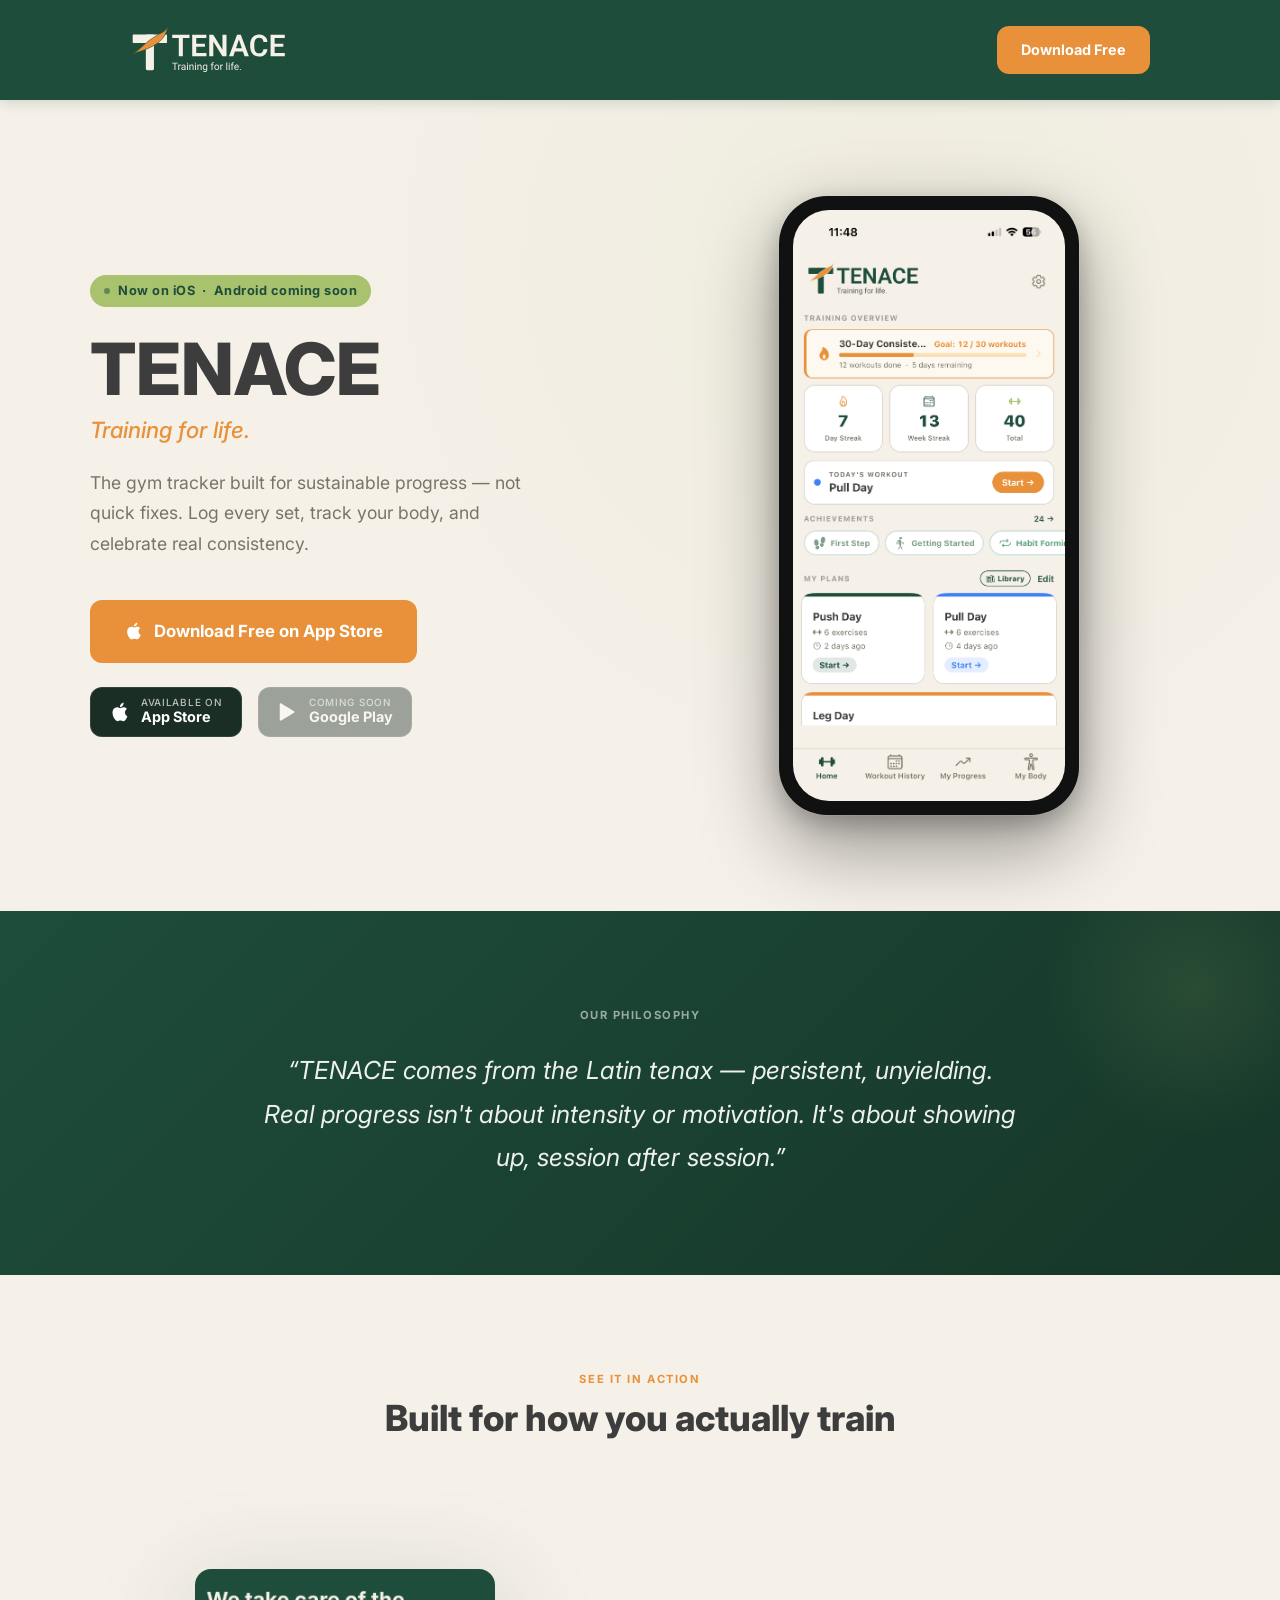
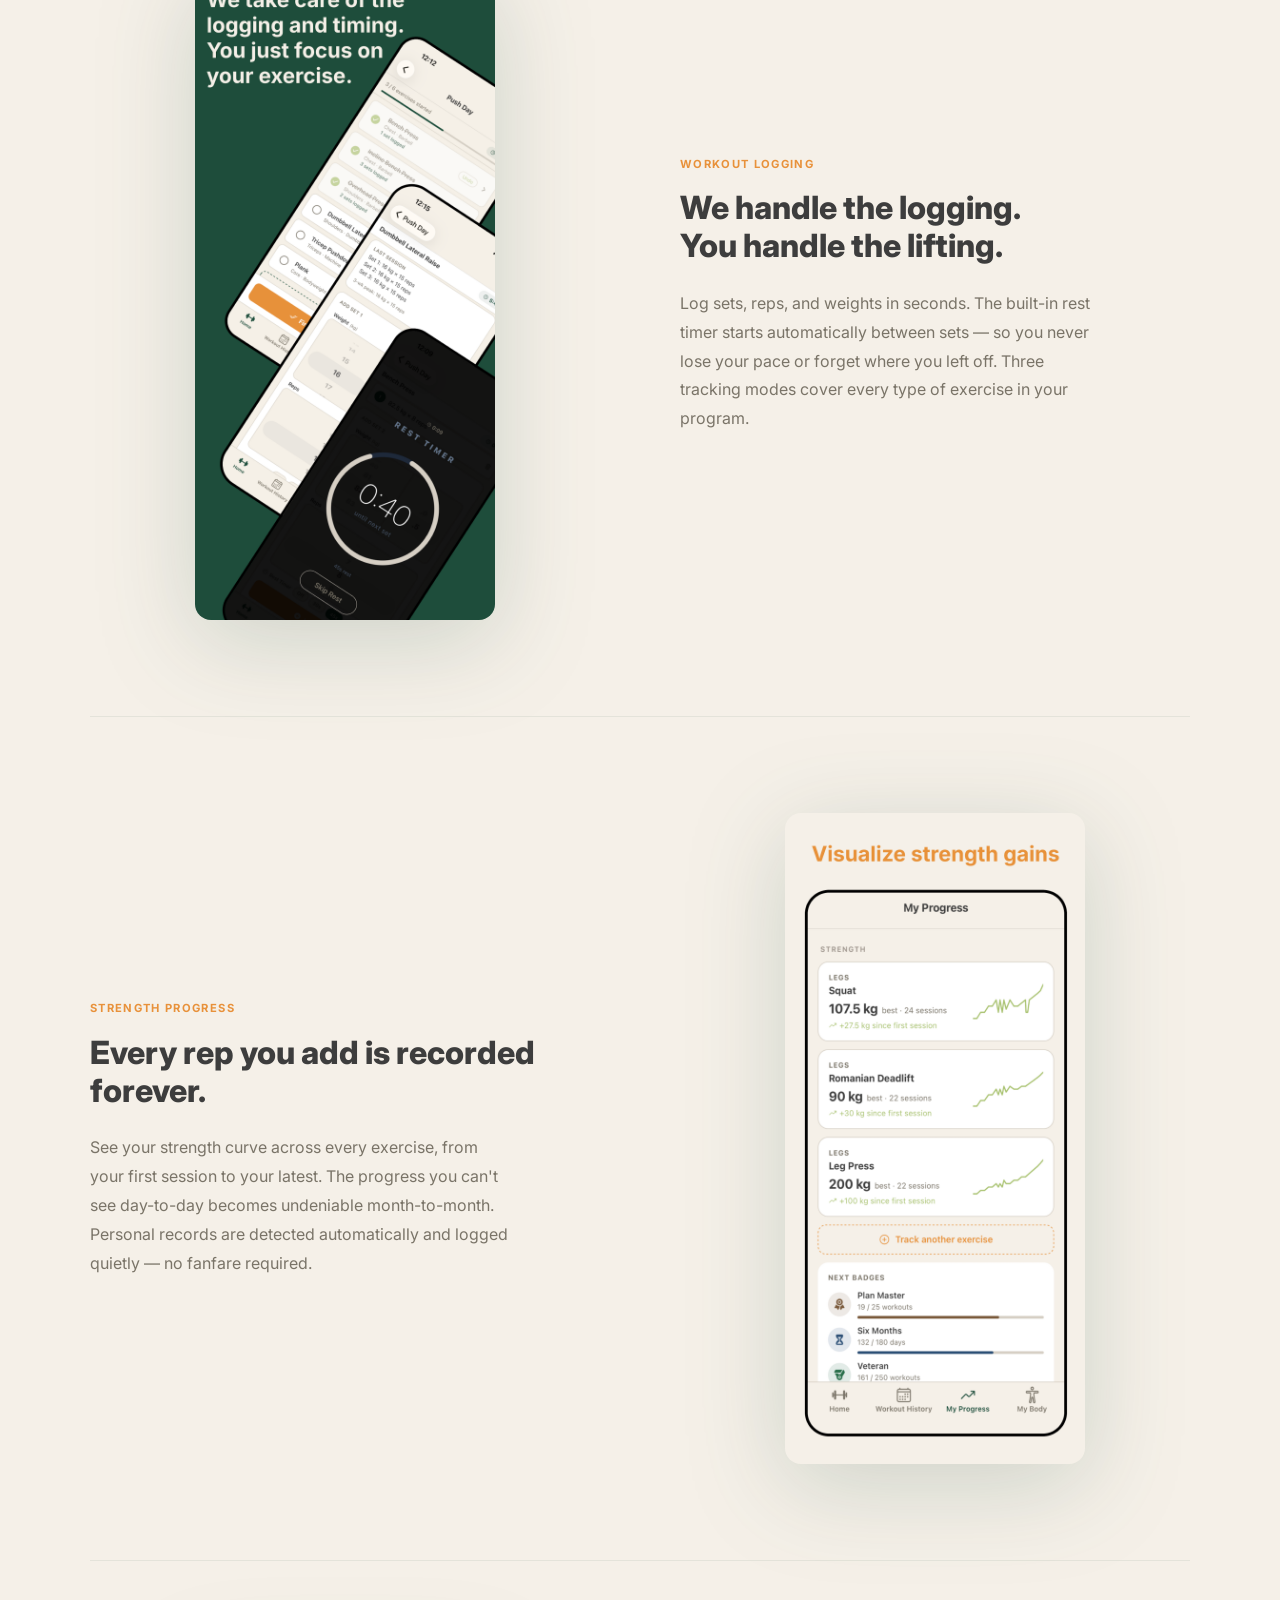
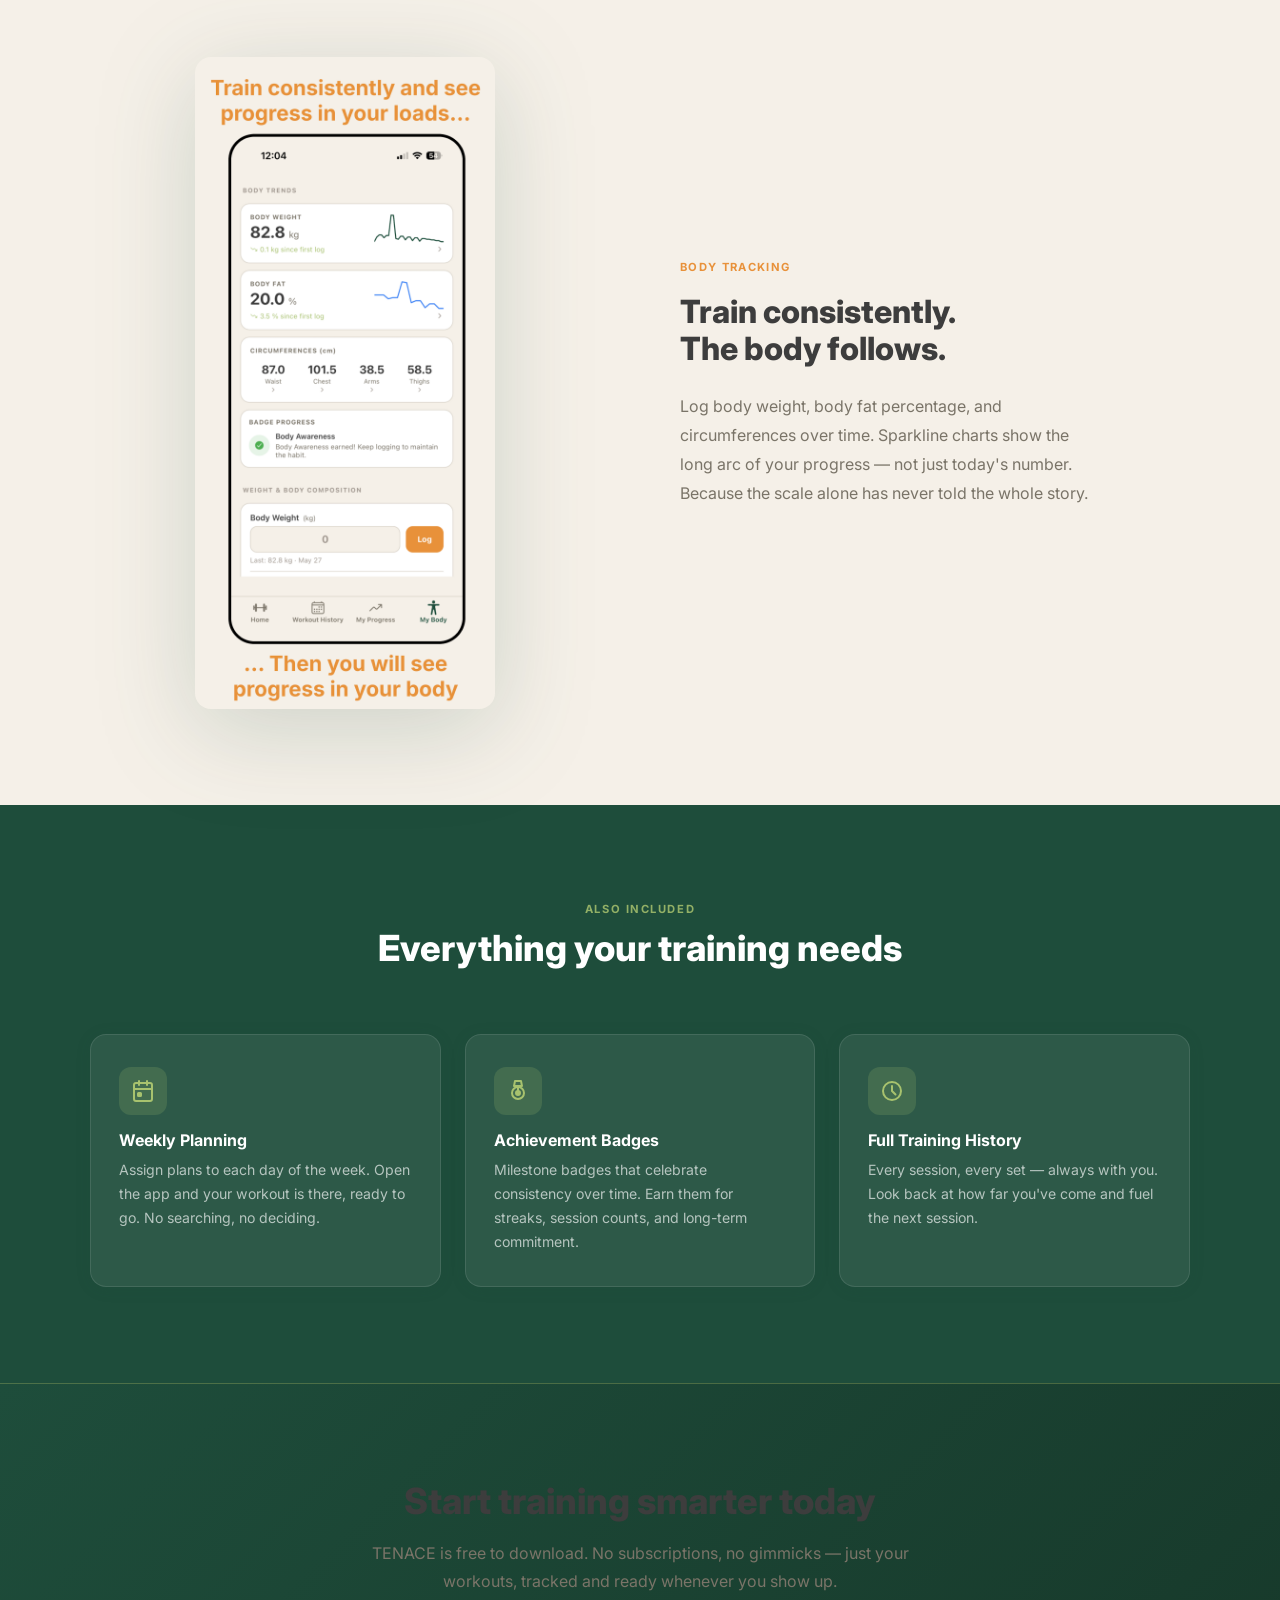
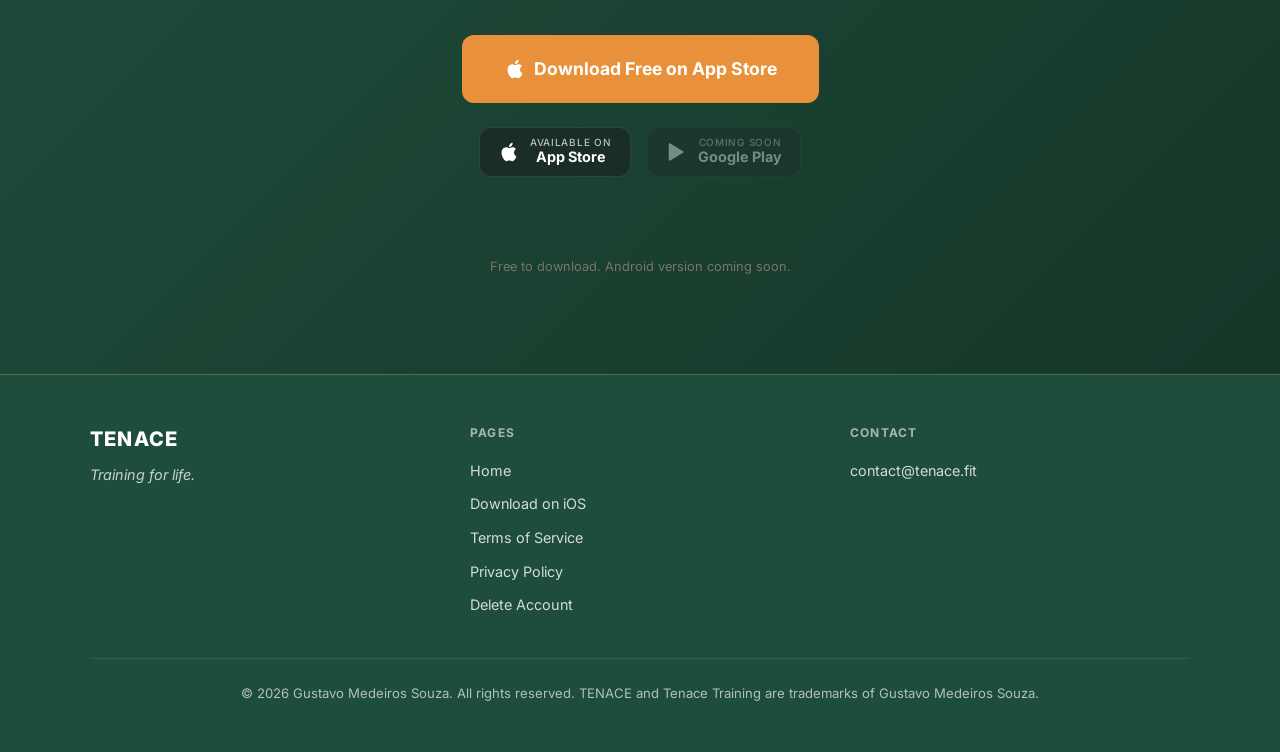
<file: index.html>
<!DOCTYPE html>
<html lang="en">
<head>
  <!-- ============================================================
       TENACE — Landing Page
       https://tenace.fit
       "Training for life."
       ============================================================ -->

  <meta charset="UTF-8" />
  <meta name="viewport" content="width=device-width, initial-scale=1.0" />

  <title>TENACE — Training for life.</title>
  <meta name="description" content="TENACE is a gym tracker built for sustainable progress — not quick fixes. Log every set, track your body, and celebrate real consistency. Free on iOS." />

  <meta property="og:type"        content="website" />
  <meta property="og:url"         content="https://tenace.fit/" />
  <meta property="og:title"       content="TENACE — Training for life." />
  <meta property="og:description" content="The gym tracker built for sustainable progress — not quick fixes. Log every set, track your body, and celebrate real consistency. Free on iOS." />
  <meta property="og:image"       content="https://tenace.fit/og-image.png" />

  <meta name="twitter:card"        content="summary_large_image" />
  <meta name="twitter:title"       content="TENACE — Training for life." />
  <meta name="twitter:description" content="The gym tracker built for sustainable progress — not quick fixes. Free on iOS." />

  <link rel="canonical" href="https://tenace.fit/" />

  <link rel="preconnect" href="https://fonts.googleapis.com" />
  <link rel="preconnect" href="https://fonts.gstatic.com" crossorigin />
  <link href="https://fonts.googleapis.com/css2?family=Inter:wght@400;500;600;700;800&display=swap" rel="stylesheet" />

  <link rel="stylesheet" href="styles.css" />

  <style>

    /* ══════════════════════════════════════════════════════════
       NAVIGATION
       ══════════════════════════════════════════════════════════ */

    /* ══════════════════════════════════════════════════════════
       HERO
       ══════════════════════════════════════════════════════════ */
    .hero {
      padding: var(--space-3xl) var(--container-pad);
      overflow: hidden;
    }

    .hero__inner {
      max-width: var(--container-max);
      margin: 0 auto;
      display: grid;
      grid-template-columns: 1fr 1fr;
      gap: 56px;
      align-items: center;
    }

    .hero__badge {
      display: inline-flex;
      align-items: center;
      gap: var(--space-sm);
      background-color: var(--color-lime);
      color: var(--color-primary);
      font-size: 0.8rem;
      font-weight: 700;
      letter-spacing: 0.04em;
      padding: 6px 14px;
      border-radius: var(--radius-pill);
      margin-bottom: var(--space-lg);
    }

    .hero__badge-dot {
      width: 6px;
      height: 6px;
      border-radius: 50%;
      background-color: var(--color-primary);
      animation: livepulse 2s infinite;
    }

    @keyframes livepulse {
      0%, 100% { opacity: 0.45; }
      50%       { opacity: 1; }
    }

    .hero__title {
      font-size: clamp(2.75rem, 6vw, 4.5rem);
      font-weight: 800;
      color: #3D3D3D;
      line-height: 1.05;
      margin-bottom: var(--space-sm);
    }

    .hero__tagline {
      font-size: clamp(1.1rem, 2.5vw, 1.4rem);
      font-style: italic;
      font-weight: 500;
      color: var(--color-amber);
      margin-bottom: var(--space-lg);
      line-height: 1.3;
    }

    .hero__subtitle {
      font-size: 1.1rem;
      color: var(--color-muted);
      line-height: 1.75;
      max-width: 440px;
      margin-bottom: var(--space-xl);
    }

    .hero__actions {
      display: flex;
      flex-direction: column;
      gap: var(--space-md);
      margin-bottom: var(--space-lg);
    }

    .hero__dl-btn {
      display: inline-flex;
      align-items: center;
      gap: 10px;
      font-size: 1.05rem;
      padding: 16px 32px;
      align-self: flex-start;
    }

    /* Store badges row */
    .store-badges {
      display: flex;
      gap: var(--space-md);
      flex-wrap: wrap;
    }

    .store-badge {
      display: flex;
      align-items: center;
      gap: 10px;
      background-color: #1A2E26;
      color: #FFFFFF;
      border-radius: var(--radius-md);
      padding: 10px 18px;
      min-width: 152px;
      text-decoration: none;
    }

    .store-badge--live {
      opacity: 1;
      cursor: pointer;
      transition: opacity 0.18s ease, transform 0.12s ease, box-shadow 0.18s ease;
    }
    .store-badge--live:hover {
      opacity: 0.88;
      transform: translateY(-2px);
      box-shadow: 0 6px 20px rgba(30, 77, 59, 0.28);
    }

    .store-badge--soon {
      opacity: 0.4;
      pointer-events: none;
      user-select: none;
    }

    .store-badge__icon {
      flex-shrink: 0;
      width: 22px;
      height: 22px;
      fill: #FFFFFF;
    }

    .store-badge__text {
      display: flex;
      flex-direction: column;
    }

    .store-badge__label {
      font-size: 0.62rem;
      font-weight: 500;
      letter-spacing: 0.07em;
      text-transform: uppercase;
      opacity: 0.7;
      line-height: 1;
    }

    .store-badge__name {
      font-size: 0.9rem;
      font-weight: 700;
      line-height: 1.25;
    }

    /* Hero screenshot image */
    .hero__image-wrapper {
      display: flex;
      justify-content: center;
      align-items: center;
    }

    .hero__screenshot {
      width: 100%;
      max-width: 400px;
      border-radius: 20px;
      display: block;
      filter: drop-shadow(0 32px 64px rgba(30, 77, 59, 0.30));
      transition: transform 0.4s ease;
    }

    .hero__screenshot:hover {
      transform: translateY(-6px);
    }

    /* Phone bezel simulation */
    .hero__phone-bezel {
      background: #111111;
      border-radius: 48px;
      padding: 14px;
      box-shadow:
        0 0 0 1px rgba(255,255,255,0.08),
        0 32px 80px rgba(0, 0, 0, 0.40),
        0 8px 24px rgba(0, 0, 0, 0.22);
      display: inline-block;
      max-width: 300px;
      width: 100%;
      transition: transform 0.4s ease;
    }

    .hero__phone-bezel:hover {
      transform: translateY(-6px);
    }

    .hero__phone-screen {
      border-radius: 36px;
      display: block;
      width: 100%;
    }

    @media (max-width: 768px) {
      .hero__phone-bezel {
        max-width: 240px;
        border-radius: 38px;
        padding: 11px;
      }
      .hero__phone-screen {
        border-radius: 28px;
      }
    }


    /* ══════════════════════════════════════════════════════════
       PHILOSOPHY STRIP
       ══════════════════════════════════════════════════════════ */
    .philosophy {
      background-color: var(--color-primary);
      color: #FFFFFF;
      padding: var(--space-3xl) var(--container-pad);
      text-align: center;
    }

    .philosophy__inner {
      max-width: 760px;
      margin: 0 auto;
    }

    .philosophy__label {
      font-size: 0.7rem;
      font-weight: 700;
      letter-spacing: 0.14em;
      text-transform: uppercase;
      opacity: 0.55;
      margin-bottom: var(--space-lg);
    }

    .philosophy__quote {
      font-size: clamp(1.2rem, 2.5vw, 1.55rem);
      font-style: italic;
      font-weight: 400;
      line-height: 1.75;
      opacity: 0.92;
    }


    /* ══════════════════════════════════════════════════════════
       SCREENSHOT SHOWCASE
       Alternating image + text rows
       ══════════════════════════════════════════════════════════ */
    .showcase {
      padding: var(--space-3xl) var(--container-pad);
    }

    .showcase__inner {
      max-width: var(--container-max);
      margin: 0 auto;
      display: flex;
      flex-direction: column;
      gap: var(--space-3xl);
    }

    .showcase__header {
      text-align: center;
      margin-bottom: calc(var(--space-3xl) - var(--space-2xl));
    }

    .showcase__header-label {
      font-size: 0.7rem;
      font-weight: 700;
      letter-spacing: 0.14em;
      text-transform: uppercase;
      color: var(--color-amber);
      margin-bottom: var(--space-sm);
    }

    .showcase__header-title {
      font-size: clamp(1.75rem, 4vw, 2.25rem);
      font-weight: 800;
      color: #3D3D3D;
    }

    .showcase__row {
      display: grid;
      grid-template-columns: 1fr 1fr;
      gap: 80px;
      align-items: center;
    }

    .showcase__row--reverse .showcase__img-col {
      order: 2;
    }
    .showcase__row--reverse .showcase__copy-col {
      order: 1;
    }

    /* Image column */
    .showcase__img-col {
      display: flex;
      justify-content: center;
    }

    .showcase__img {
      width: 100%;
      max-width: 300px;
      border-radius: 16px;
      display: block;
      filter: drop-shadow(0 20px 48px rgba(30, 77, 59, 0.18));
    }

    /* Copy column */
    .showcase__copy-col {
      display: flex;
      flex-direction: column;
      justify-content: center;
    }

    .showcase__label {
      font-size: 0.7rem;
      font-weight: 700;
      letter-spacing: 0.12em;
      text-transform: uppercase;
      color: var(--color-amber);
      margin-bottom: var(--space-md);
    }

    .showcase__title {
      font-size: clamp(1.5rem, 3vw, 2rem);
      font-weight: 800;
      color: #3D3D3D;
      line-height: 1.18;
      margin-bottom: var(--space-lg);
    }

    .showcase__desc {
      font-size: 1rem;
      color: var(--color-muted);
      line-height: 1.8;
      max-width: 420px;
    }

    /* Divider between rows */
    .showcase__divider {
      height: 1px;
      background: rgba(30, 77, 59, 0.08);
      margin: 0;
    }


    /* ══════════════════════════════════════════════════════════
       FEATURES GRID (compact — 3 cards)
       ══════════════════════════════════════════════════════════ */
    .features {
      padding: var(--space-3xl) var(--container-pad);
      background-color: var(--color-primary);
    }

    .features__inner {
      max-width: var(--container-max);
      margin: 0 auto;
    }

    .features__header {
      text-align: center;
      margin-bottom: var(--space-2xl);
    }

    .features__label {
      font-size: 0.7rem;
      font-weight: 700;
      letter-spacing: 0.14em;
      text-transform: uppercase;
      color: var(--color-lime);
      margin-bottom: var(--space-sm);
      opacity: 0.85;
    }

    .features__title {
      font-size: clamp(1.75rem, 4vw, 2.25rem);
      color: #FFFFFF;
      font-weight: 800;
    }

    .features__grid {
      display: grid;
      grid-template-columns: repeat(3, 1fr);
      gap: var(--space-lg);
    }

    .feature-card {
      background-color: rgba(255,255,255,0.07);
      border-radius: var(--radius-lg);
      padding: 32px 28px;
      border: 1px solid rgba(255, 255, 255, 0.10);
      transition: background-color 0.2s ease, transform 0.2s ease;
    }

    .feature-card:hover {
      background-color: rgba(255,255,255,0.11);
      transform: translateY(-3px);
    }

    .feature-card__icon {
      width: 48px;
      height: 48px;
      border-radius: var(--radius-md);
      background-color: rgba(168, 194, 110, 0.18);
      display: flex;
      align-items: center;
      justify-content: center;
      margin-bottom: var(--space-md);
    }

    .feature-card__title {
      font-size: 1rem;
      font-weight: 700;
      color: #FFFFFF;
      margin-bottom: var(--space-sm);
    }

    .feature-card__desc {
      font-size: 0.88rem;
      color: rgba(255,255,255,0.65);
      line-height: 1.7;
    }


    /* ══════════════════════════════════════════════════════════
       DOWNLOAD CTA SECTION
       ══════════════════════════════════════════════════════════ */
    .cta-section {
      padding: var(--space-3xl) var(--container-pad);
      background-color: var(--color-lime-tint);
      border-top: 1px solid var(--color-lime-border);
      border-bottom: 1px solid var(--color-lime-border);
    }

    .cta-section__inner {
      max-width: 560px;
      margin: 0 auto;
      text-align: center;
    }

    .cta-section__title {
      font-size: clamp(1.75rem, 4vw, 2.25rem);
      font-weight: 800;
      color: #3D3D3D;
      margin-bottom: var(--space-md);
    }

    .cta-section__subtitle {
      font-size: 1rem;
      color: var(--color-muted);
      line-height: 1.75;
      margin-bottom: var(--space-xl);
    }

    .cta-section__actions {
      display: flex;
      flex-direction: column;
      align-items: center;
      gap: var(--space-lg);
    }

    .cta-section__dl-btn {
      font-size: 1.1rem;
      padding: 18px 40px;
    }

    .cta-section__badges {
      display: flex;
      gap: var(--space-md);
      justify-content: center;
      flex-wrap: wrap;
    }

    .cta-section__note {
      font-size: 0.8rem;
      color: var(--color-muted);
    }


    /* ══════════════════════════════════════════════════════════
       RESPONSIVE
       ══════════════════════════════════════════════════════════ */
    @media (max-width: 900px) {
      .features__grid {
        grid-template-columns: repeat(2, 1fr);
      }

      .showcase__row {
        gap: 48px;
      }
    }

    @media (max-width: 768px) {
      /* Hero stacks */
      .hero__inner {
        grid-template-columns: 1fr;
        gap: var(--space-2xl);
      }

      .hero__image-wrapper {
        order: -1;
      }

      .hero__screenshot {
        max-width: 280px;
      }

      .hero__dl-btn {
        align-self: stretch;
        justify-content: center;
      }

      /* Showcase rows stack */
      .showcase__row {
        grid-template-columns: 1fr;
        gap: var(--space-xl);
        text-align: center;
      }

      .showcase__row--reverse .showcase__img-col,
      .showcase__row--reverse .showcase__copy-col {
        order: unset;
      }

      .showcase__img-col {
        order: -1;
      }

      .showcase__img {
        max-width: 240px;
      }

      .showcase__desc {
        max-width: 100%;
      }

      /* Features 1-col */
      .features__grid {
        grid-template-columns: 1fr;
      }

      .cta-section__badges {
        flex-direction: column;
        align-items: center;
      }
    }

    @media (max-width: 480px) {
      .hero__title { font-size: 2.75rem; }
      .hero__tagline { font-size: 1rem; }

      .store-badges { flex-direction: column; }
      .store-badge { min-width: 0; }
    }

  </style>
</head>

<body>

  <!-- ════════════════════════════════════════════════════════════
       NAVIGATION
       ════════════════════════════════════════════════════════════ -->
  <nav class="site-nav" aria-label="Main navigation">
    <div class="site-nav__inner">

      <a href="/" class="site-nav__logo" aria-label="TENACE home">
        <img src="logo-dark.svg"
             alt="TENACE — Training for life."
             height="40"
             style="display:block; border-radius:6px;" />
      </a>

      <div class="site-nav__actions">
        <a href="https://apps.apple.com/us/app/tenace-workout-tracker-log/id6760680419"
           class="btn-primary site-nav__cta"
           target="_blank" rel="noopener noreferrer">
          Download Free
        </a>
      </div>

    </div>
  </nav>


  <!-- ════════════════════════════════════════════════════════════
       HERO
       ════════════════════════════════════════════════════════════ -->
  <section class="hero" aria-labelledby="hero-title">
    <div class="hero__inner">

      <!-- Left: Copy + CTAs -->
      <div class="hero__copy">

        <div class="hero__badge" aria-label="Now available on iOS">
          <span class="hero__badge-dot" aria-hidden="true"></span>
          Now on iOS &nbsp;·&nbsp; Android coming soon
        </div>

        <h1 class="hero__title" id="hero-title">TENACE</h1>
        <p class="hero__tagline">Training for life.</p>

        <p class="hero__subtitle">
          The gym tracker built for sustainable progress — not quick fixes.
          Log every set, track your body, and celebrate real consistency.
        </p>

        <div class="hero__actions">
          <a href="https://apps.apple.com/us/app/tenace-workout-tracker-log/id6760680419"
             class="btn-primary hero__dl-btn"
             target="_blank" rel="noopener noreferrer">
            <svg width="20" height="20" viewBox="0 0 24 24" fill="currentColor" aria-hidden="true" style="flex-shrink:0;">
              <path d="M18.71 19.5c-.83 1.24-1.71 2.45-3.05 2.47-1.34.03-1.77-.79-3.29-.79-1.53 0-2 .77-3.27.82-1.31.05-2.3-1.32-3.14-2.53C4.25 17 2.94 12.45 4.7 9.39c.87-1.52 2.43-2.48 4.12-2.51 1.28-.02 2.5.87 3.29.87.78 0 2.26-1.07 3.8-.91.65.03 2.47.26 3.64 1.98-.09.06-2.17 1.28-2.15 3.81.03 3.02 2.65 4.03 2.68 4.04-.03.07-.42 1.44-1.38 2.83M13 3.5c.73-.83 1.94-1.46 2.94-1.5.13 1.17-.34 2.35-1.04 3.19-.69.85-1.83 1.51-2.95 1.42-.15-1.15.41-2.35 1.05-3.11z"/>
            </svg>
            Download Free on App Store
          </a>
        </div>

        <div class="store-badges" aria-label="App store availability">
          <a class="store-badge store-badge--live"
             href="https://apps.apple.com/us/app/tenace-workout-tracker-log/id6760680419"
             target="_blank" rel="noopener noreferrer"
             aria-label="Download on the App Store">
            <svg class="store-badge__icon" viewBox="0 0 24 24" aria-hidden="true">
              <path d="M18.71 19.5c-.83 1.24-1.71 2.45-3.05 2.47-1.34.03-1.77-.79-3.29-.79-1.53 0-2 .77-3.27.82-1.31.05-2.3-1.32-3.14-2.53C4.25 17 2.94 12.45 4.7 9.39c.87-1.52 2.43-2.48 4.12-2.51 1.28-.02 2.5.87 3.29.87.78 0 2.26-1.07 3.8-.91.65.03 2.47.26 3.64 1.98-.09.06-2.17 1.28-2.15 3.81.03 3.02 2.65 4.03 2.68 4.04-.03.07-.42 1.44-1.38 2.83M13 3.5c.73-.83 1.94-1.46 2.94-1.5.13 1.17-.34 2.35-1.04 3.19-.69.85-1.83 1.51-2.95 1.42-.15-1.15.41-2.35 1.05-3.11z"/>
            </svg>
            <div class="store-badge__text">
              <span class="store-badge__label">Available on</span>
              <span class="store-badge__name">App Store</span>
            </div>
          </a>

          <div class="store-badge store-badge--soon" aria-label="Google Play — coming soon">
            <svg class="store-badge__icon" viewBox="0 0 24 24" aria-hidden="true">
              <path d="M3 20.5v-17c0-.83.94-1.3 1.6-.8l14 8.5c.6.36.6 1.24 0 1.6l-14 8.5c-.66.5-1.6.03-1.6-.8z"/>
            </svg>
            <div class="store-badge__text">
              <span class="store-badge__label">Coming Soon</span>
              <span class="store-badge__name">Google Play</span>
            </div>
          </div>
        </div>

      </div><!-- /.hero__copy -->

      <!-- Right: Real app screenshot with phone bezel -->
      <div class="hero__image-wrapper">
        <div class="hero__phone-bezel">
          <img src="screenshots/Screenshot%202026-05-27%20at%2011.48.34.png"
               alt="TENACE app home screen showing streak, training plans and achievements"
               class="hero__phone-screen" />
        </div>
      </div>

    </div>
  </section>


  <!-- ════════════════════════════════════════════════════════════
       PHILOSOPHY STRIP
       ════════════════════════════════════════════════════════════ -->
  <section class="philosophy" aria-labelledby="philosophy-heading">
    <div class="philosophy__inner">
      <p class="philosophy__label" id="philosophy-heading">Our Philosophy</p>
      <p class="philosophy__quote">
        &ldquo;TENACE comes from the Latin <em>tenax</em> — persistent, unyielding.
        Real progress isn't about intensity or motivation. It's about showing up,
        session after session.&rdquo;
      </p>
    </div>
  </section>


  <!-- ════════════════════════════════════════════════════════════
       SCREENSHOT SHOWCASE
       ════════════════════════════════════════════════════════════ -->
  <section class="showcase" aria-labelledby="showcase-title">
    <div class="showcase__inner">

      <div class="showcase__header">
        <p class="showcase__header-label">See it in action</p>
        <h2 class="showcase__header-title" id="showcase-title">Built for how you actually train</h2>
      </div>

      <!-- Row 1: Logging — image left, copy right -->
      <div class="showcase__row">
        <div class="showcase__img-col">
          <img src="screenshots/TENACE%20App%20store%20Assets%202.png"
               alt="TENACE workout logging screen with rest timer and set tracking"
               class="showcase__img"
               width="300" />
        </div>
        <div class="showcase__copy-col">
          <p class="showcase__label">Workout Logging</p>
          <h3 class="showcase__title">We handle the logging.<br>You handle the lifting.</h3>
          <p class="showcase__desc">
            Log sets, reps, and weights in seconds. The built-in rest timer starts
            automatically between sets — so you never lose your pace or forget where you left off.
            Three tracking modes cover every type of exercise in your program.
          </p>
        </div>
      </div>

      <div class="showcase__divider"></div>

      <!-- Row 2: Progress — copy left, image right -->
      <div class="showcase__row showcase__row--reverse">
        <div class="showcase__copy-col">
          <p class="showcase__label">Strength Progress</p>
          <h3 class="showcase__title">Every rep you add is recorded forever.</h3>
          <p class="showcase__desc">
            See your strength curve across every exercise, from your first session to your latest.
            The progress you can't see day-to-day becomes undeniable month-to-month.
            Personal records are detected automatically and logged quietly — no fanfare required.
          </p>
        </div>
        <div class="showcase__img-col">
          <img src="screenshots/TENACE%20App%20store%20Assets%203.png"
               alt="TENACE progress screen showing strength gains in squat, Romanian deadlift, and leg press"
               class="showcase__img"
               width="300" />
        </div>
      </div>

      <div class="showcase__divider"></div>

      <!-- Row 3: Body tracking — image left, copy right -->
      <div class="showcase__row">
        <div class="showcase__img-col">
          <img src="screenshots/TENACE%20App%20store%20Assets%205.png"
               alt="TENACE body tracking screen showing weight, body fat and circumference trends"
               class="showcase__img"
               width="300" />
        </div>
        <div class="showcase__copy-col">
          <p class="showcase__label">Body Tracking</p>
          <h3 class="showcase__title">Train consistently.<br>The body follows.</h3>
          <p class="showcase__desc">
            Log body weight, body fat percentage, and circumferences over time.
            Sparkline charts show the long arc of your progress — not just today's number.
            Because the scale alone has never told the whole story.
          </p>
        </div>
      </div>

    </div>
  </section>


  <!-- ════════════════════════════════════════════════════════════
       FEATURES — on dark green background
       ════════════════════════════════════════════════════════════ -->
  <section class="features" aria-labelledby="features-title">
    <div class="features__inner">

      <div class="features__header">
        <p class="features__label">Also included</p>
        <h2 class="features__title" id="features-title">Everything your training needs</h2>
      </div>

      <div class="features__grid">

        <div class="feature-card">
          <div class="feature-card__icon" aria-hidden="true">
            <svg width="24" height="24" viewBox="0 0 24 24" fill="none" stroke="#A8C26E" stroke-width="2" stroke-linecap="round" stroke-linejoin="round">
              <rect x="3" y="4" width="18" height="18" rx="2"/>
              <line x1="16" y1="2" x2="16" y2="6"/>
              <line x1="8" y1="2" x2="8" y2="6"/>
              <line x1="3" y1="10" x2="21" y2="10"/>
              <rect x="7" y="14" width="3" height="3" rx="0.5" fill="#A8C26E"/>
            </svg>
          </div>
          <h3 class="feature-card__title">Weekly Planning</h3>
          <p class="feature-card__desc">
            Assign plans to each day of the week. Open the app and your workout is there, ready to go. No searching, no deciding.
          </p>
        </div>

        <div class="feature-card">
          <div class="feature-card__icon" aria-hidden="true">
            <svg width="24" height="24" viewBox="0 0 24 24" fill="none" stroke="#A8C26E" stroke-width="2" stroke-linecap="round" stroke-linejoin="round">
              <circle cx="12" cy="14" r="6"/>
              <path d="M9 2h6l1 5H8z"/>
              <line x1="12" y1="8" x2="12" y2="14"/>
              <circle cx="12" cy="14" r="2" fill="#A8C26E"/>
            </svg>
          </div>
          <h3 class="feature-card__title">Achievement Badges</h3>
          <p class="feature-card__desc">
            Milestone badges that celebrate consistency over time. Earn them for streaks, session counts, and long-term commitment.
          </p>
        </div>

        <div class="feature-card">
          <div class="feature-card__icon" aria-hidden="true">
            <svg width="24" height="24" viewBox="0 0 24 24" fill="none" stroke="#A8C26E" stroke-width="2" stroke-linecap="round" stroke-linejoin="round">
              <circle cx="12" cy="12" r="9"/>
              <polyline points="12 7 12 12 15.5 15.5"/>
            </svg>
          </div>
          <h3 class="feature-card__title">Full Training History</h3>
          <p class="feature-card__desc">
            Every session, every set — always with you. Look back at how far you've come and fuel the next session.
          </p>
        </div>

      </div>
    </div>
  </section>


  <!-- ════════════════════════════════════════════════════════════
       DOWNLOAD CTA
       ════════════════════════════════════════════════════════════ -->
  <section class="cta-section" id="download" aria-labelledby="cta-title">
    <div class="cta-section__inner">
      <h2 class="cta-section__title" id="cta-title">Start training smarter today</h2>
      <p class="cta-section__subtitle">
        TENACE is free to download. No subscriptions, no gimmicks —
        just your workouts, tracked and ready whenever you show up.
      </p>

      <div class="cta-section__actions">

        <a href="https://apps.apple.com/us/app/tenace-workout-tracker-log/id6760680419"
           class="btn-primary cta-section__dl-btn"
           target="_blank" rel="noopener noreferrer">
          <svg width="22" height="22" viewBox="0 0 24 24" fill="currentColor" aria-hidden="true" style="flex-shrink:0;">
            <path d="M18.71 19.5c-.83 1.24-1.71 2.45-3.05 2.47-1.34.03-1.77-.79-3.29-.79-1.53 0-2 .77-3.27.82-1.31.05-2.3-1.32-3.14-2.53C4.25 17 2.94 12.45 4.7 9.39c.87-1.52 2.43-2.48 4.12-2.51 1.28-.02 2.5.87 3.29.87.78 0 2.26-1.07 3.8-.91.65.03 2.47.26 3.64 1.98-.09.06-2.17 1.28-2.15 3.81.03 3.02 2.65 4.03 2.68 4.04-.03.07-.42 1.44-1.38 2.83M13 3.5c.73-.83 1.94-1.46 2.94-1.5.13 1.17-.34 2.35-1.04 3.19-.69.85-1.83 1.51-2.95 1.42-.15-1.15.41-2.35 1.05-3.11z"/>
          </svg>
          Download Free on App Store
        </a>

        <div class="cta-section__badges">
          <a class="store-badge store-badge--live"
             href="https://apps.apple.com/us/app/tenace-workout-tracker-log/id6760680419"
             target="_blank" rel="noopener noreferrer"
             aria-label="Download on the App Store">
            <svg class="store-badge__icon" viewBox="0 0 24 24" aria-hidden="true">
              <path d="M18.71 19.5c-.83 1.24-1.71 2.45-3.05 2.47-1.34.03-1.77-.79-3.29-.79-1.53 0-2 .77-3.27.82-1.31.05-2.3-1.32-3.14-2.53C4.25 17 2.94 12.45 4.7 9.39c.87-1.52 2.43-2.48 4.12-2.51 1.28-.02 2.5.87 3.29.87.78 0 2.26-1.07 3.8-.91.65.03 2.47.26 3.64 1.98-.09.06-2.17 1.28-2.15 3.81.03 3.02 2.65 4.03 2.68 4.04-.03.07-.42 1.44-1.38 2.83M13 3.5c.73-.83 1.94-1.46 2.94-1.5.13 1.17-.34 2.35-1.04 3.19-.69.85-1.83 1.51-2.95 1.42-.15-1.15.41-2.35 1.05-3.11z"/>
            </svg>
            <div class="store-badge__text">
              <span class="store-badge__label">Available on</span>
              <span class="store-badge__name">App Store</span>
            </div>
          </a>

          <div class="store-badge store-badge--soon" aria-label="Google Play — coming soon">
            <svg class="store-badge__icon" viewBox="0 0 24 24" aria-hidden="true">
              <path d="M3 20.5v-17c0-.83.94-1.3 1.6-.8l14 8.5c.6.36.6 1.24 0 1.6l-14 8.5c-.66.5-1.6.03-1.6-.8z"/>
            </svg>
            <div class="store-badge__text">
              <span class="store-badge__label">Coming Soon</span>
              <span class="store-badge__name">Google Play</span>
            </div>
          </div>
        </div>

        <p class="cta-section__note">Free to download. Android version coming soon.</p>
      </div>
    </div>
  </section>


  <!-- ════════════════════════════════════════════════════════════
       FOOTER
       ════════════════════════════════════════════════════════════ -->
  <footer class="site-footer" role="contentinfo">
    <div class="site-footer__inner">

      <div class="site-footer__brand">
        <p class="site-footer__brand-name">TENACE</p>
        <p class="site-footer__tagline">Training for life.</p>
      </div>

      <nav aria-label="Footer navigation">
        <p class="site-footer__heading">Pages</p>
        <ul class="site-footer__links">
          <li><a href="/">Home</a></li>
          <li><a href="https://apps.apple.com/us/app/tenace-workout-tracker-log/id6760680419" target="_blank" rel="noopener noreferrer">Download on iOS</a></li>
          <li><a href="terms.html">Terms of Service</a></li>
          <li><a href="privacy.html">Privacy Policy</a></li>
          <!-- Required to be discoverable: Google Play User Data policy
               (declared as the deletion URL in the Data Safety form) -->
          <li><a href="delete-account.html">Delete Account</a></li>
        </ul>
      </nav>

      <div>
        <p class="site-footer__heading">Contact</p>
        <ul class="site-footer__links">
          <li><a href="mailto:contact@tenace.fit">contact@tenace.fit</a></li>
        </ul>
      </div>

    </div>

    <div class="site-footer__bottom">
      &copy; 2026 Gustavo Medeiros Souza. All rights reserved.
      TENACE and Tenace Training are trademarks of Gustavo Medeiros Souza.
    </div>
  </footer>

</body>
</html>
</file>
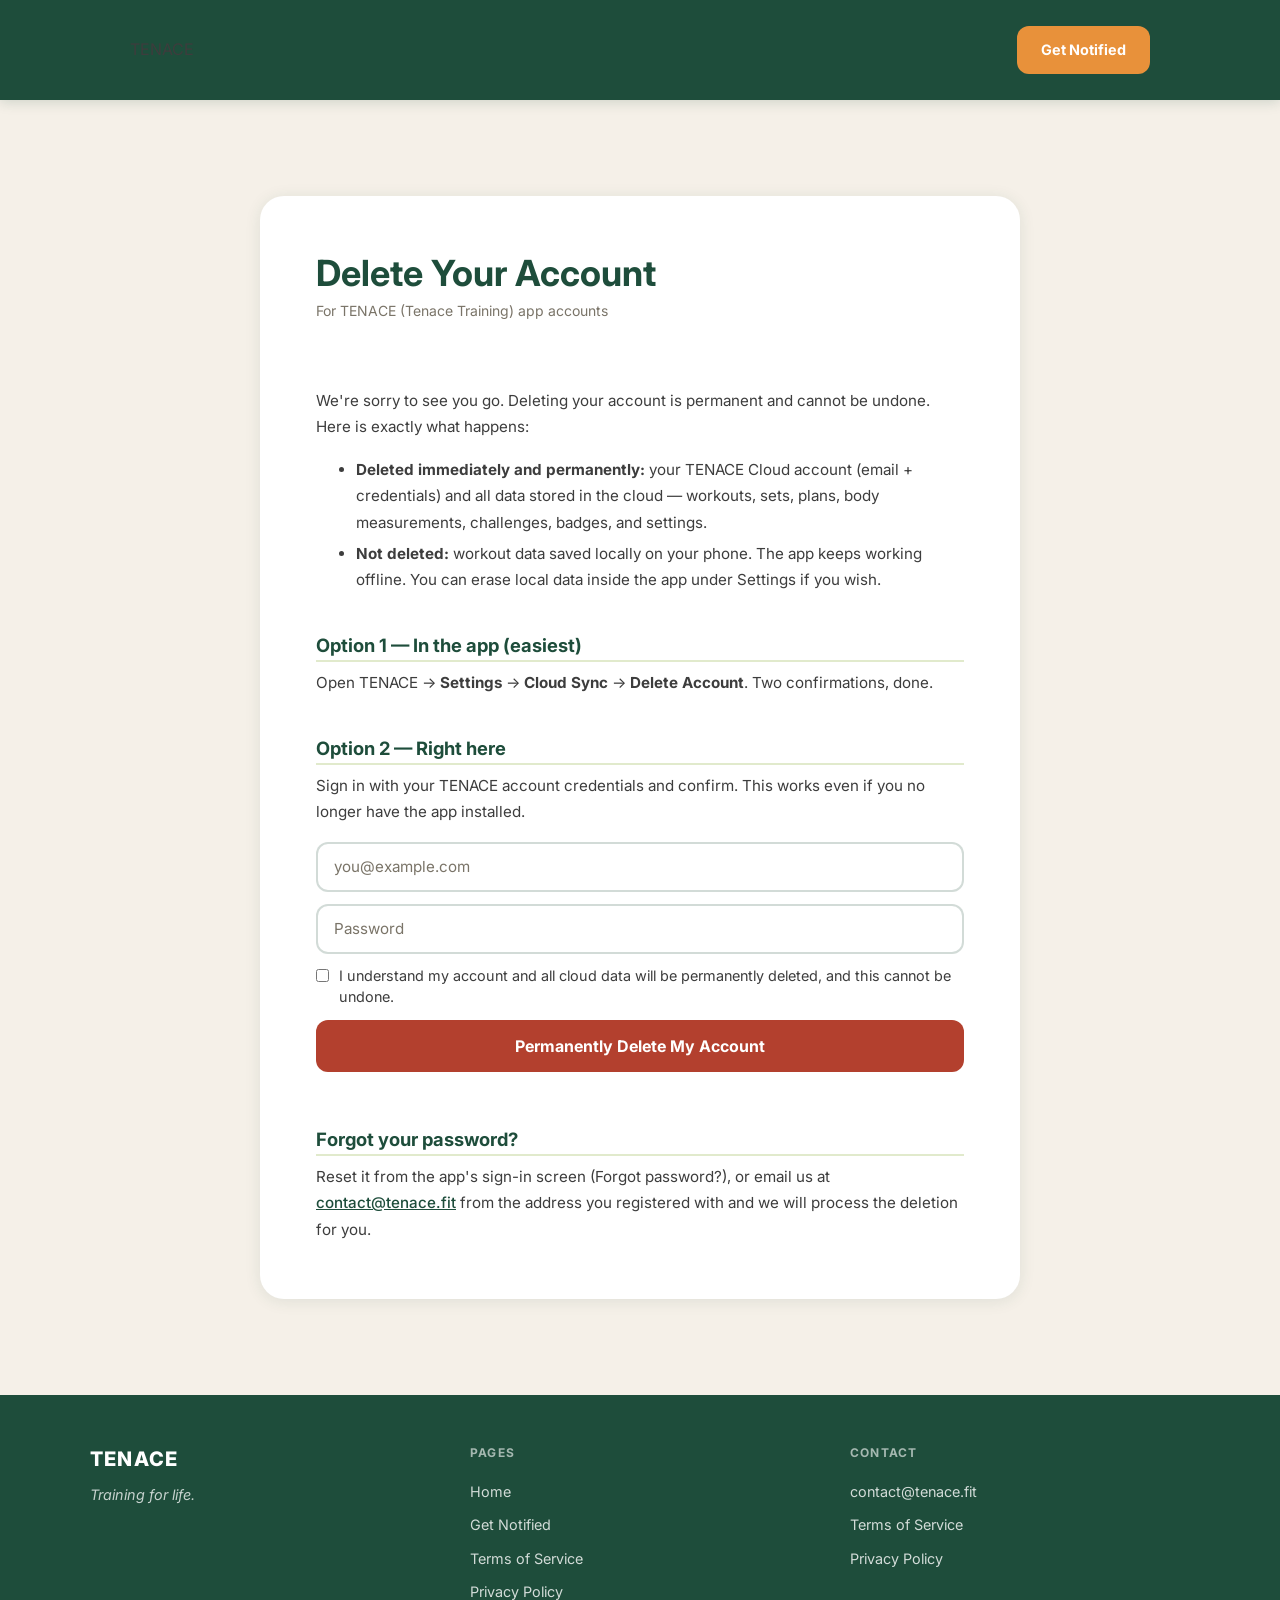
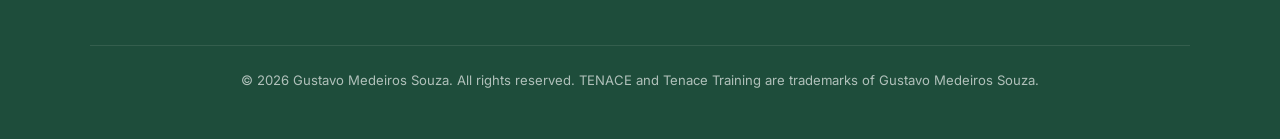
<file: delete-account.html>
<!DOCTYPE html>
<html lang="en">
<head>
  <!-- ============================================================
       TENACE — Delete Your Account
       https://tenace.fit/delete-account.html

       WHY THIS PAGE EXISTS:
       Google Play's User Data policy requires apps with account
       creation to provide a web URL where users can delete their
       account without needing the app installed. This URL is
       declared in the Play Console → Data Safety form.

       HOW IT WORKS (no frameworks, no SDK — plain fetch):
       1. The user signs in with email + password
          (POST /auth/v1/token — same Supabase auth the app uses).
       2. The page calls the delete-account Edge Function with the
          session token. The function verifies the token server-side
          and deletes that user; ON DELETE CASCADE wipes all their
          cloud data. See supabase/functions/delete-account/index.ts.
       3. The ANON_KEY below is the same public key shipped inside
          the app binary — it is safe to expose by design. All real
          security lives in the Edge Function's JWT verification.
       ============================================================ -->

  <meta charset="UTF-8" />
  <meta name="viewport" content="width=device-width, initial-scale=1.0" />

  <title>Delete Your Account — TENACE</title>
  <meta name="description" content="Permanently delete your TENACE (Tenace Training) account and all cloud data." />
  <meta name="robots" content="noindex" />

  <link rel="canonical" href="https://tenace.fit/delete-account.html" />

  <!-- Google Fonts — Inter -->
  <link rel="preconnect" href="https://fonts.googleapis.com" />
  <link rel="preconnect" href="https://fonts.gstatic.com" crossorigin />
  <link href="https://fonts.googleapis.com/css2?family=Inter:wght@400;500;600;700;800&display=swap" rel="stylesheet" />

  <!-- Shared stylesheet -->
  <link rel="stylesheet" href="styles.css" />

  <!-- Page-specific tweaks: stacked form fields inside the prose card -->
  <style>
    .delete-form { display: flex; flex-direction: column; gap: 12px; margin-top: 8px; }
    .delete-form .form-input { width: 100%; flex: none; }
    .delete-form label.checkbox-row {
      display: flex; align-items: flex-start; gap: 10px;
      font-size: 0.9rem; line-height: 1.45; cursor: pointer;
    }
    .delete-form label.checkbox-row input { margin-top: 3px; }
    .delete-form .btn-danger {
      /* btn-primary shape, danger colour — destructive action */
      background-color: #B3402E; color: #fff;
    }
    .delete-form .btn-danger:hover,
    .delete-form .btn-danger:focus-visible { background-color: #9A3727; }
    .delete-form .btn-danger[disabled] { opacity: 0.55; cursor: not-allowed; transform: none; }
    .form-status { font-size: 0.9rem; line-height: 1.5; margin-top: 4px; }
    .form-status--error   { color: #B3402E; }
    .form-status--success { color: #1E4D3B; font-weight: 600; }
  </style>
</head>

<body>

  <!-- ============================================================
       NAVIGATION (identical to index.html)
       ============================================================ -->
  <nav class="site-nav" aria-label="Main navigation">
    <div class="site-nav__inner">
      <a href="/" class="site-nav__logo" aria-label="TENACE home">TENACE</a>
      <div class="site-nav__actions">
        <a href="/#signup" class="btn-primary site-nav__cta">Get Notified</a>
      </div>
    </div>
  </nav>


  <!-- ============================================================
       ACCOUNT DELETION CONTENT
       ============================================================ -->
  <main class="prose-page" aria-labelledby="delete-title">
    <article class="prose-card">

      <h1 id="delete-title">Delete Your Account</h1>
      <p class="prose-meta">For TENACE (Tenace Training) app accounts</p>

      <p>
        We're sorry to see you go. Deleting your account is permanent and
        cannot be undone. Here is exactly what happens:
      </p>

      <ul>
        <li><strong>Deleted immediately and permanently:</strong> your TENACE
            Cloud account (email + credentials) and all data stored in the
            cloud — workouts, sets, plans, body measurements, challenges,
            badges, and settings.</li>
        <li><strong>Not deleted:</strong> workout data saved locally on your
            phone. The app keeps working offline. You can erase local data
            inside the app under Settings if you wish.</li>
      </ul>

      <h2>Option 1 — In the app (easiest)</h2>
      <p>
        Open TENACE → <strong>Settings</strong> → <strong>Cloud Sync</strong> →
        <strong>Delete Account</strong>. Two confirmations, done.
      </p>

      <h2>Option 2 — Right here</h2>
      <p>
        Sign in with your TENACE account credentials and confirm. This works
        even if you no longer have the app installed.
      </p>

      <form class="delete-form" id="deleteForm" autocomplete="on">
        <input class="form-input" type="email" id="email" placeholder="you@example.com"
               autocomplete="email" required />
        <input class="form-input" type="password" id="password" placeholder="Password"
               autocomplete="current-password" required />
        <label class="checkbox-row">
          <input type="checkbox" id="confirmBox" required />
          <span>I understand my account and all cloud data will be permanently
                deleted, and this cannot be undone.</span>
        </label>
        <button class="btn-primary btn-danger" type="submit" id="deleteBtn">
          Permanently Delete My Account
        </button>
        <p class="form-status" id="status" role="status" aria-live="polite"></p>
      </form>

      <h2>Forgot your password?</h2>
      <p>
        Reset it from the app's sign-in screen (Forgot password?), or email us
        at <a href="mailto:contact@tenace.fit">contact@tenace.fit</a> from the
        address you registered with and we will process the deletion for you.
      </p>

    </article>
  </main>


  <!-- ============================================================
       FOOTER (identical to index.html)
       ============================================================ -->
  <footer class="site-footer" role="contentinfo">
    <div class="site-footer__inner">

      <div class="site-footer__brand">
        <p class="site-footer__brand-name">TENACE</p>
        <p class="site-footer__tagline">Training for life.</p>
      </div>

      <nav aria-label="Footer navigation">
        <p class="site-footer__heading">Pages</p>
        <ul class="site-footer__links">
          <li><a href="/">Home</a></li>
          <li><a href="/#signup">Get Notified</a></li>
          <li><a href="terms.html">Terms of Service</a></li>
          <li><a href="privacy.html">Privacy Policy</a></li>
        </ul>
      </nav>

      <div>
        <p class="site-footer__heading">Contact</p>
        <ul class="site-footer__links">
          <li><a href="mailto:contact@tenace.fit">contact@tenace.fit</a></li>
          <li><a href="terms.html">Terms of Service</a></li>
          <li><a href="privacy.html">Privacy Policy</a></li>
        </ul>
      </div>

    </div>

    <div class="site-footer__bottom">
      &copy; 2026 Gustavo Medeiros Souza. All rights reserved.
      TENACE and Tenace Training are trademarks of Gustavo Medeiros Souza.
    </div>
  </footer>


  <!-- ============================================================
       DELETION LOGIC — plain fetch, no dependencies
       ============================================================ -->
  <script>
    // Public project credentials — identical to the ones compiled into the
    // mobile app. The anon key only allows what Row Level Security and the
    // Edge Function's own JWT check permit; it cannot touch other users.
    const SUPABASE_URL = 'https://bnbhgunvwisxwlxzbcqg.supabase.co';
    const ANON_KEY     = 'sb_publishable_f7gWqCrlR3PjRbk7XrXEQg_3vJkCugJ';

    const form      = document.getElementById('deleteForm');
    const statusEl  = document.getElementById('status');
    const deleteBtn = document.getElementById('deleteBtn');

    function setStatus(message, kind) {
      statusEl.textContent = message;
      statusEl.className = 'form-status' + (kind ? ' form-status--' + kind : '');
    }

    form.addEventListener('submit', async (event) => {
      event.preventDefault();
      setStatus('', null);

      const email    = document.getElementById('email').value.trim().toLowerCase();
      const password = document.getElementById('password').value;

      deleteBtn.disabled = true;
      setStatus('Verifying your credentials…', null);

      try {
        // ── 1. Sign in — proves the caller owns this account ───────────────
        const authRes = await fetch(
          SUPABASE_URL + '/auth/v1/token?grant_type=password',
          {
            method: 'POST',
            headers: { 'apikey': ANON_KEY, 'Content-Type': 'application/json' },
            body: JSON.stringify({ email, password }),
          }
        );
        const authData = await authRes.json();

        if (!authRes.ok || !authData.access_token) {
          setStatus('Incorrect email or password. If you forgot your password, see below.', 'error');
          return;
        }

        // ── 2. Call the delete-account Edge Function ───────────────────────
        // The function verifies this token server-side and deletes ONLY the
        // user it belongs to. All cloud data is removed by cascade.
        setStatus('Deleting your account…', null);
        const delRes = await fetch(
          SUPABASE_URL + '/functions/v1/delete-account',
          {
            method: 'POST',
            headers: {
              'Authorization': 'Bearer ' + authData.access_token,
              'apikey': ANON_KEY,
            },
          }
        );

        if (!delRes.ok) {
          setStatus('Something went wrong on our side. Please try again, or email contact@tenace.fit and we will delete your account for you.', 'error');
          return;
        }

        // ── 3. Done — nothing was stored in this browser ───────────────────
        form.reset();
        setStatus('Your account and all cloud data have been permanently deleted. Any data on your phone stays on the device. Thank you for training with TENACE.', 'success');
      } catch (err) {
        setStatus('Network error — please check your connection and try again.', 'error');
      } finally {
        deleteBtn.disabled = false;
      }
    });
  </script>

</body>
</html>
</file>
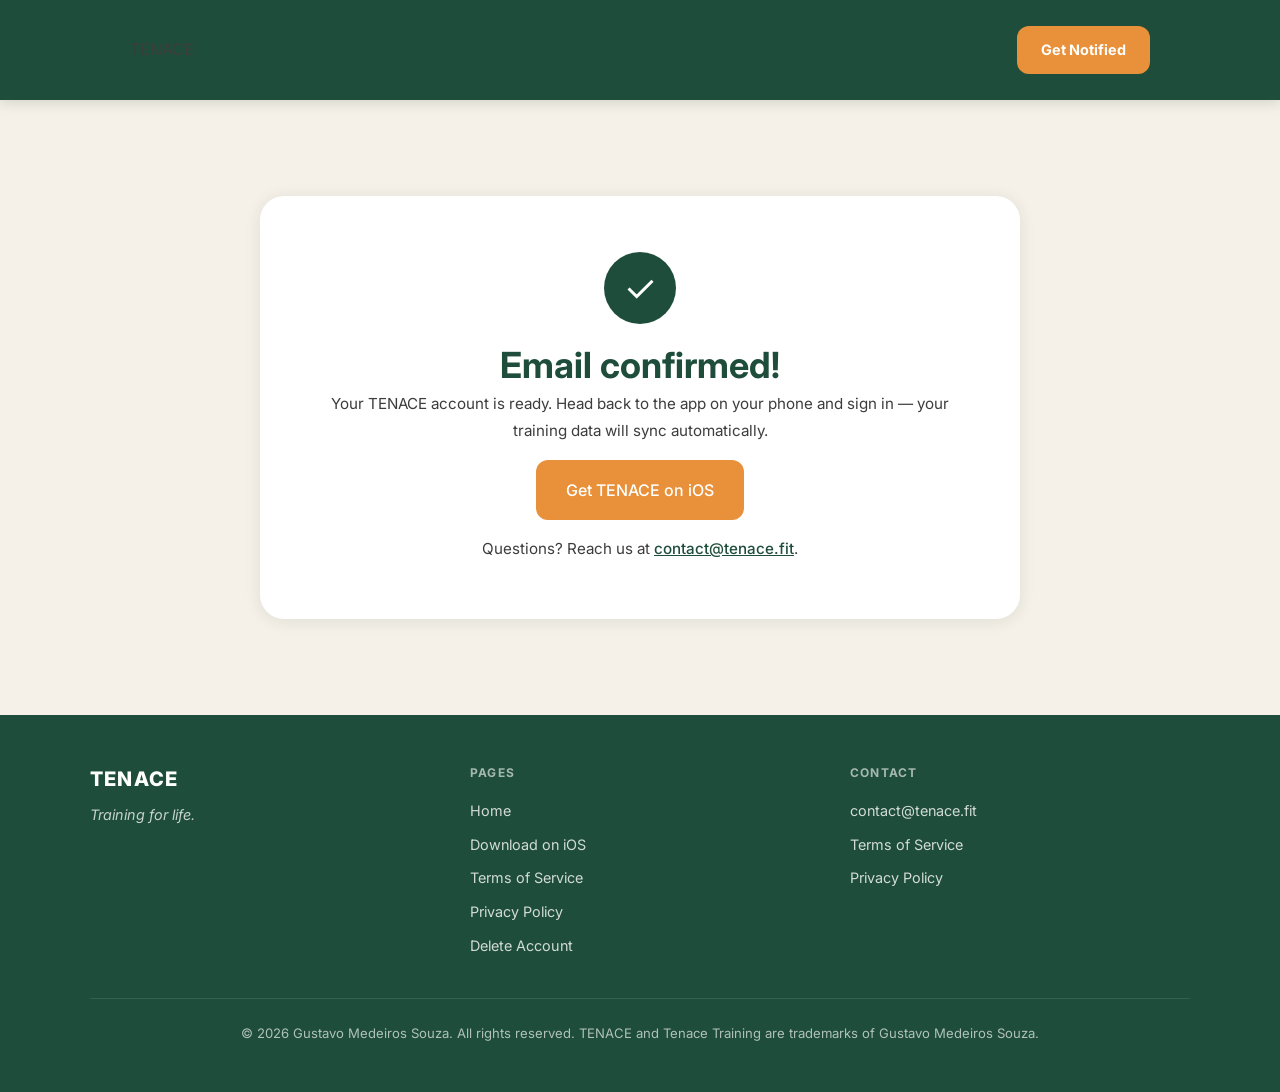
<file: email-confirmed.html>
<!DOCTYPE html>
<html lang="en">
<head>
  <!-- ============================================================
       TENACE — Email Confirmed
       https://tenace.fit/email-confirmed.html

       WHY THIS PAGE EXISTS:
       When a new user clicks "Confirm email" in the signup email,
       Supabase verifies the address and then redirects the browser
       somewhere. Without this page the redirect lands on the bare
       Site URL (or worse, localhost) and the user is left wondering
       whether anything worked. This page closes the loop: clear
       confirmation + instruction to return to the app.

       Wired up via:
       • Supabase → Authentication → URL Configuration →
         Site URL = https://tenace.fit, and this URL added to
         the Redirect URLs allowlist.
       • The app passes emailRedirectTo with this URL in signUp()
         (src/stores/workoutStore.ts).
       ============================================================ -->

  <meta charset="UTF-8" />
  <meta name="viewport" content="width=device-width, initial-scale=1.0" />

  <title>Email Confirmed — TENACE</title>
  <meta name="description" content="Your TENACE account email has been confirmed." />
  <meta name="robots" content="noindex" />

  <link rel="canonical" href="https://tenace.fit/email-confirmed.html" />

  <!-- Google Fonts — Inter -->
  <link rel="preconnect" href="https://fonts.googleapis.com" />
  <link rel="preconnect" href="https://fonts.gstatic.com" crossorigin />
  <link href="https://fonts.googleapis.com/css2?family=Inter:wght@400;500;600;700;800&display=swap" rel="stylesheet" />

  <!-- Shared stylesheet -->
  <link rel="stylesheet" href="styles.css" />

  <style>
    .confirm-hero { text-align: center; }
    .confirm-hero .checkmark {
      display: inline-flex; align-items: center; justify-content: center;
      width: 72px; height: 72px; border-radius: 50%;
      background: #1E4D3B; color: #fff; font-size: 38px;
      margin-bottom: 20px;
    }
    /* The prose-card underlines links; the CTA button shouldn't inherit that */
    .confirm-hero .btn-primary { text-decoration: none; color: #fff; }
  </style>
</head>

<body>

  <!-- ============================================================
       NAVIGATION (identical to index.html)
       ============================================================ -->
  <nav class="site-nav" aria-label="Main navigation">
    <div class="site-nav__inner">
      <a href="/" class="site-nav__logo" aria-label="TENACE home">TENACE</a>
      <div class="site-nav__actions">
        <a href="/#signup" class="btn-primary site-nav__cta">Get Notified</a>
      </div>
    </div>
  </nav>


  <!-- ============================================================
       CONFIRMATION CONTENT
       ============================================================ -->
  <main class="prose-page" aria-labelledby="confirmed-title">
    <article class="prose-card confirm-hero">

      <div class="checkmark" aria-hidden="true">✓</div>
      <h1 id="confirmed-title">Email confirmed!</h1>

      <p>
        Your TENACE account is ready. Head back to the app on your phone
        and sign in — your training data will sync automatically.
      </p>

      <p>
        <a class="btn-primary" href="https://apps.apple.com/us/app/tenace-workout-tracker-log/id6760680419"
           target="_blank" rel="noopener noreferrer">Get TENACE on iOS</a>
      </p>

      <p>
        Questions? Reach us at
        <a href="mailto:contact@tenace.fit">contact@tenace.fit</a>.
      </p>

    </article>
  </main>


  <!-- ============================================================
       FOOTER (identical to index.html)
       ============================================================ -->
  <footer class="site-footer" role="contentinfo">
    <div class="site-footer__inner">

      <div class="site-footer__brand">
        <p class="site-footer__brand-name">TENACE</p>
        <p class="site-footer__tagline">Training for life.</p>
      </div>

      <nav aria-label="Footer navigation">
        <p class="site-footer__heading">Pages</p>
        <ul class="site-footer__links">
          <li><a href="/">Home</a></li>
          <li><a href="https://apps.apple.com/us/app/tenace-workout-tracker-log/id6760680419" target="_blank" rel="noopener noreferrer">Download on iOS</a></li>
          <li><a href="terms.html">Terms of Service</a></li>
          <li><a href="privacy.html">Privacy Policy</a></li>
          <li><a href="delete-account.html">Delete Account</a></li>
        </ul>
      </nav>

      <div>
        <p class="site-footer__heading">Contact</p>
        <ul class="site-footer__links">
          <li><a href="mailto:contact@tenace.fit">contact@tenace.fit</a></li>
          <li><a href="terms.html">Terms of Service</a></li>
          <li><a href="privacy.html">Privacy Policy</a></li>
        </ul>
      </div>

    </div>

    <div class="site-footer__bottom">
      &copy; 2026 Gustavo Medeiros Souza. All rights reserved.
      TENACE and Tenace Training are trademarks of Gustavo Medeiros Souza.
    </div>
  </footer>

</body>
</html>
</file>
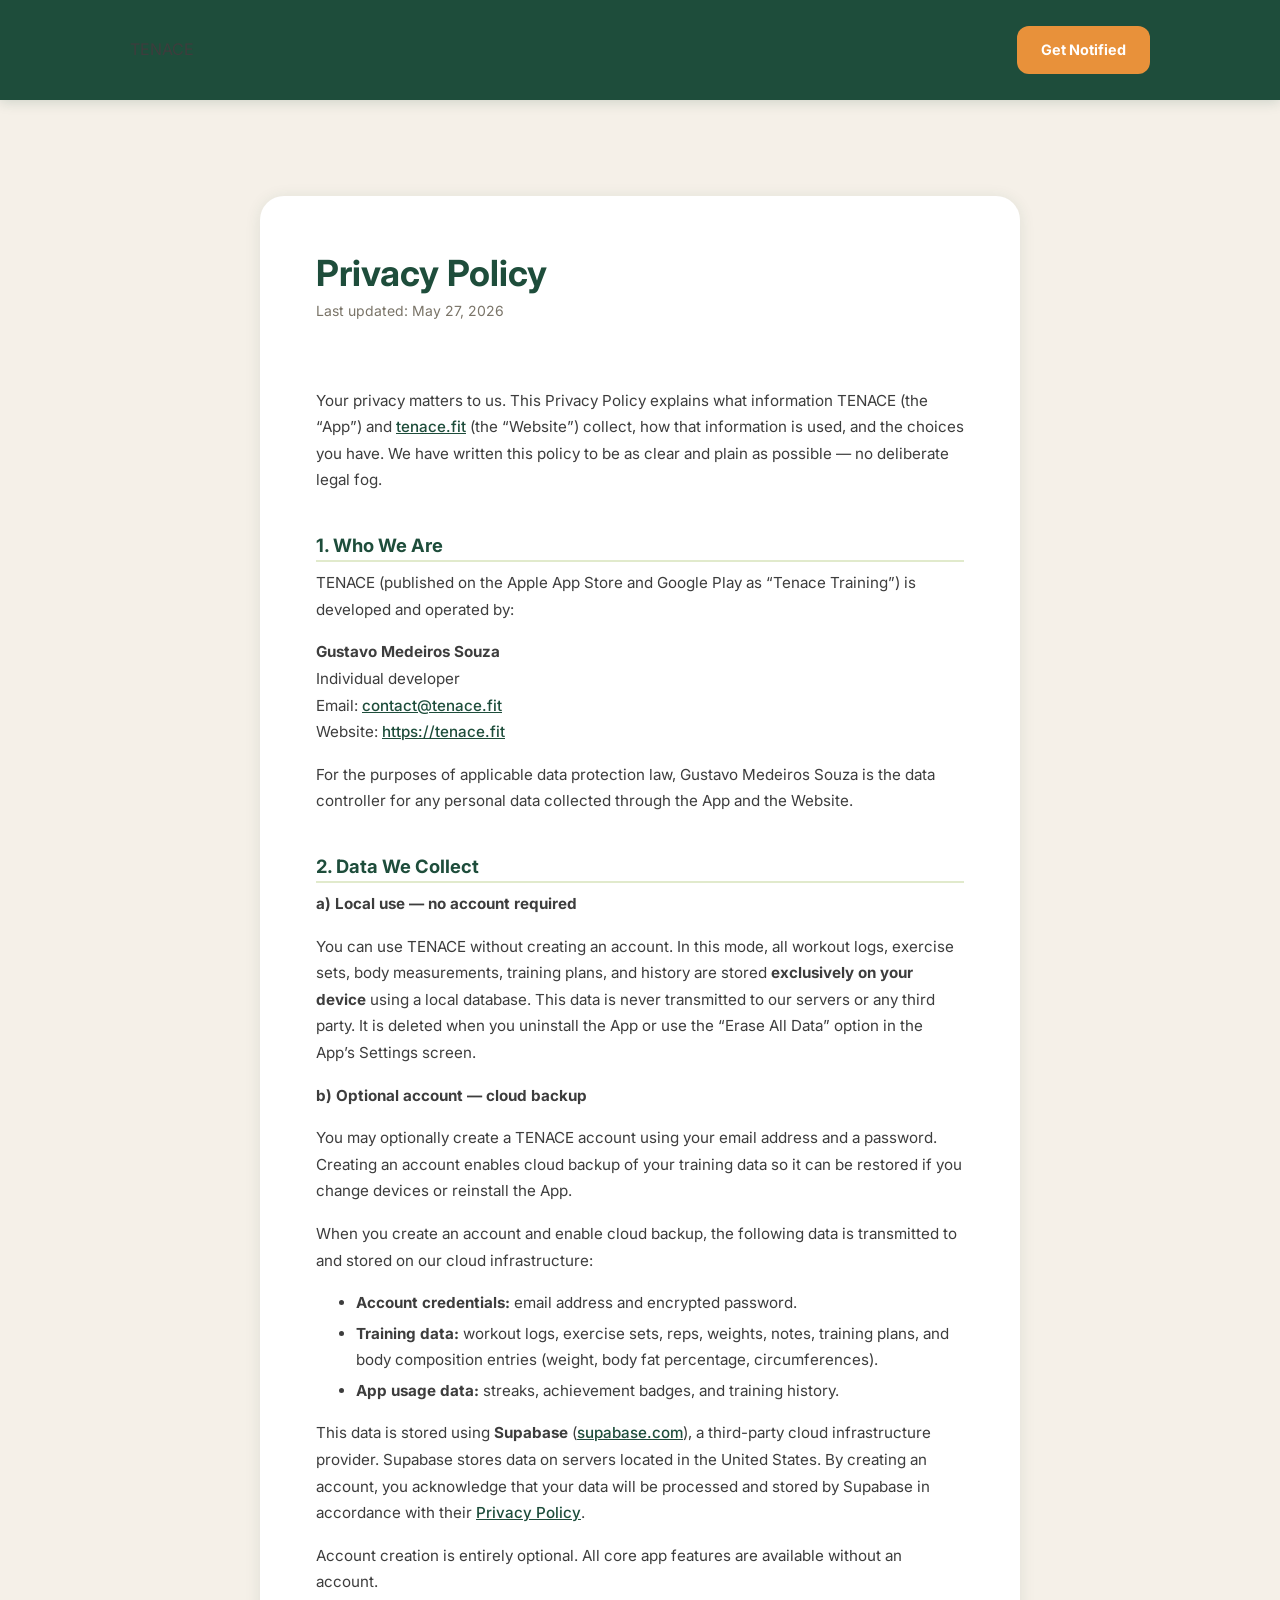
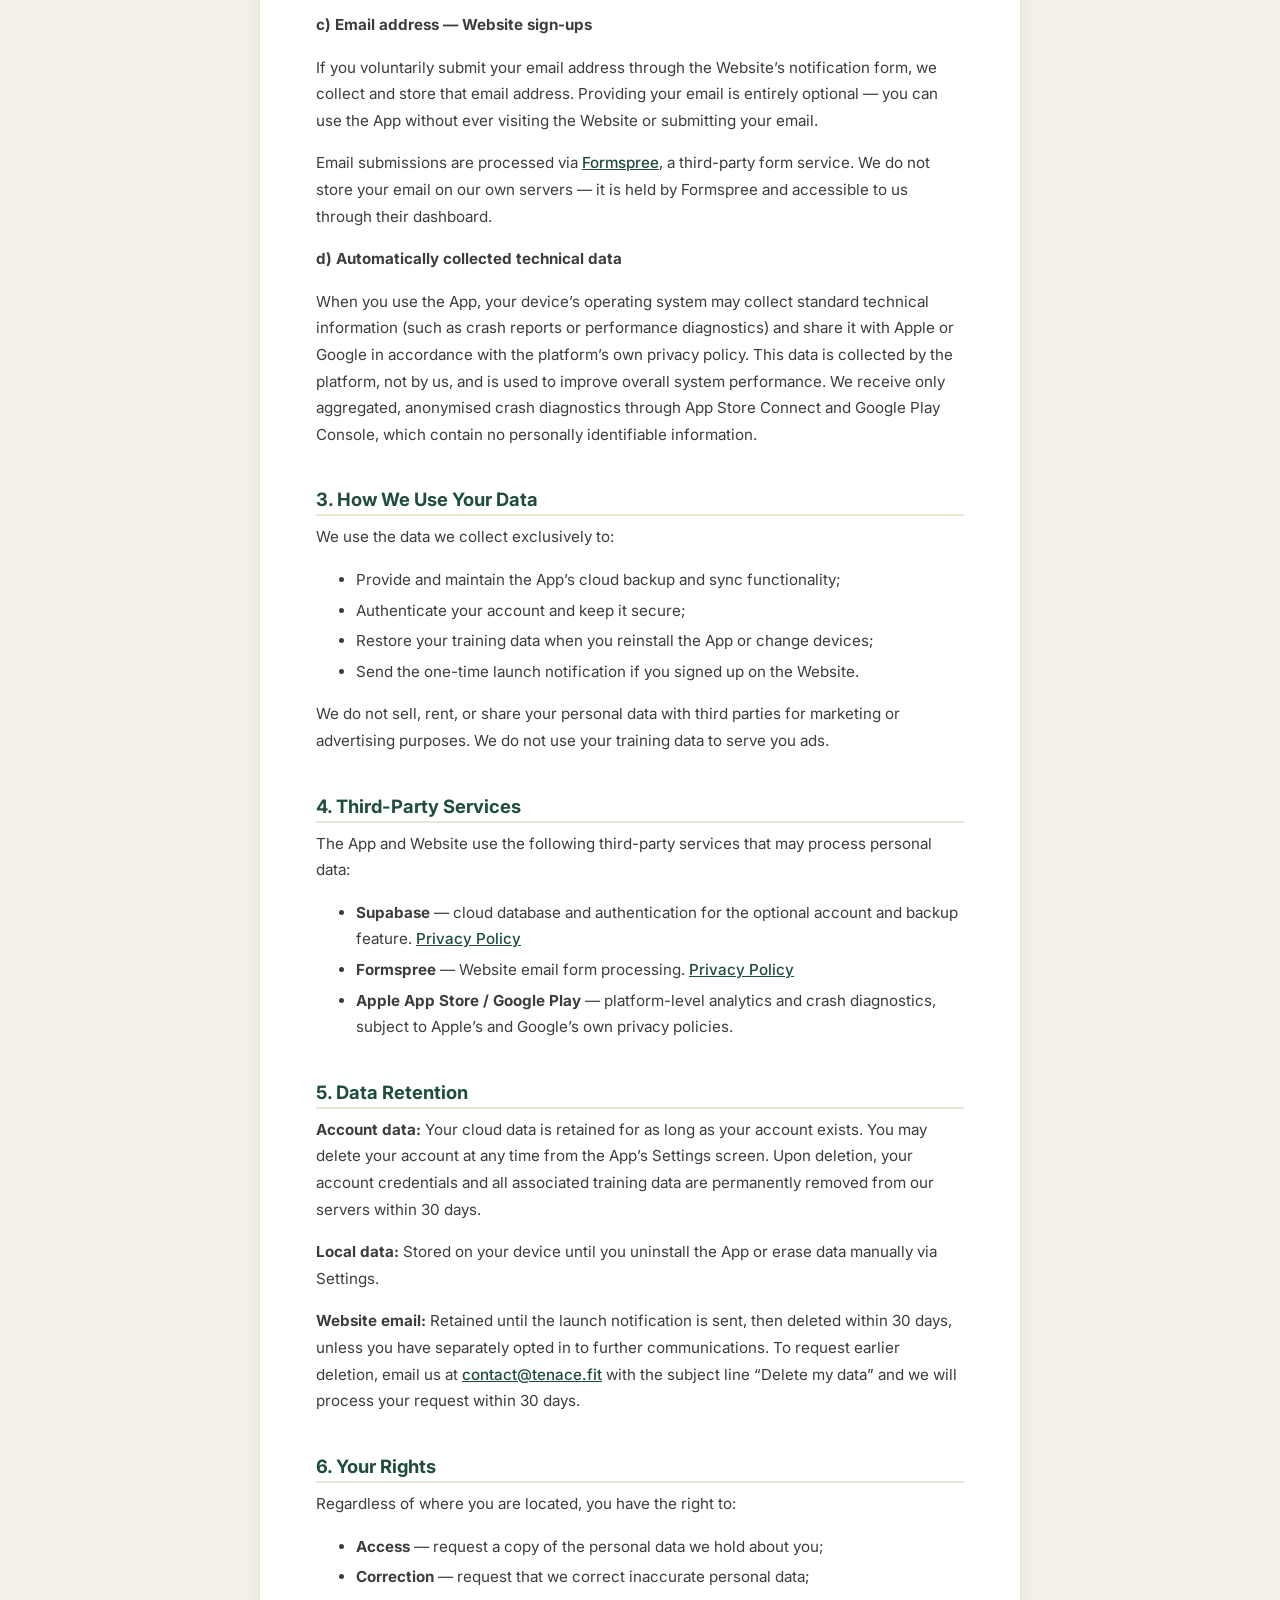
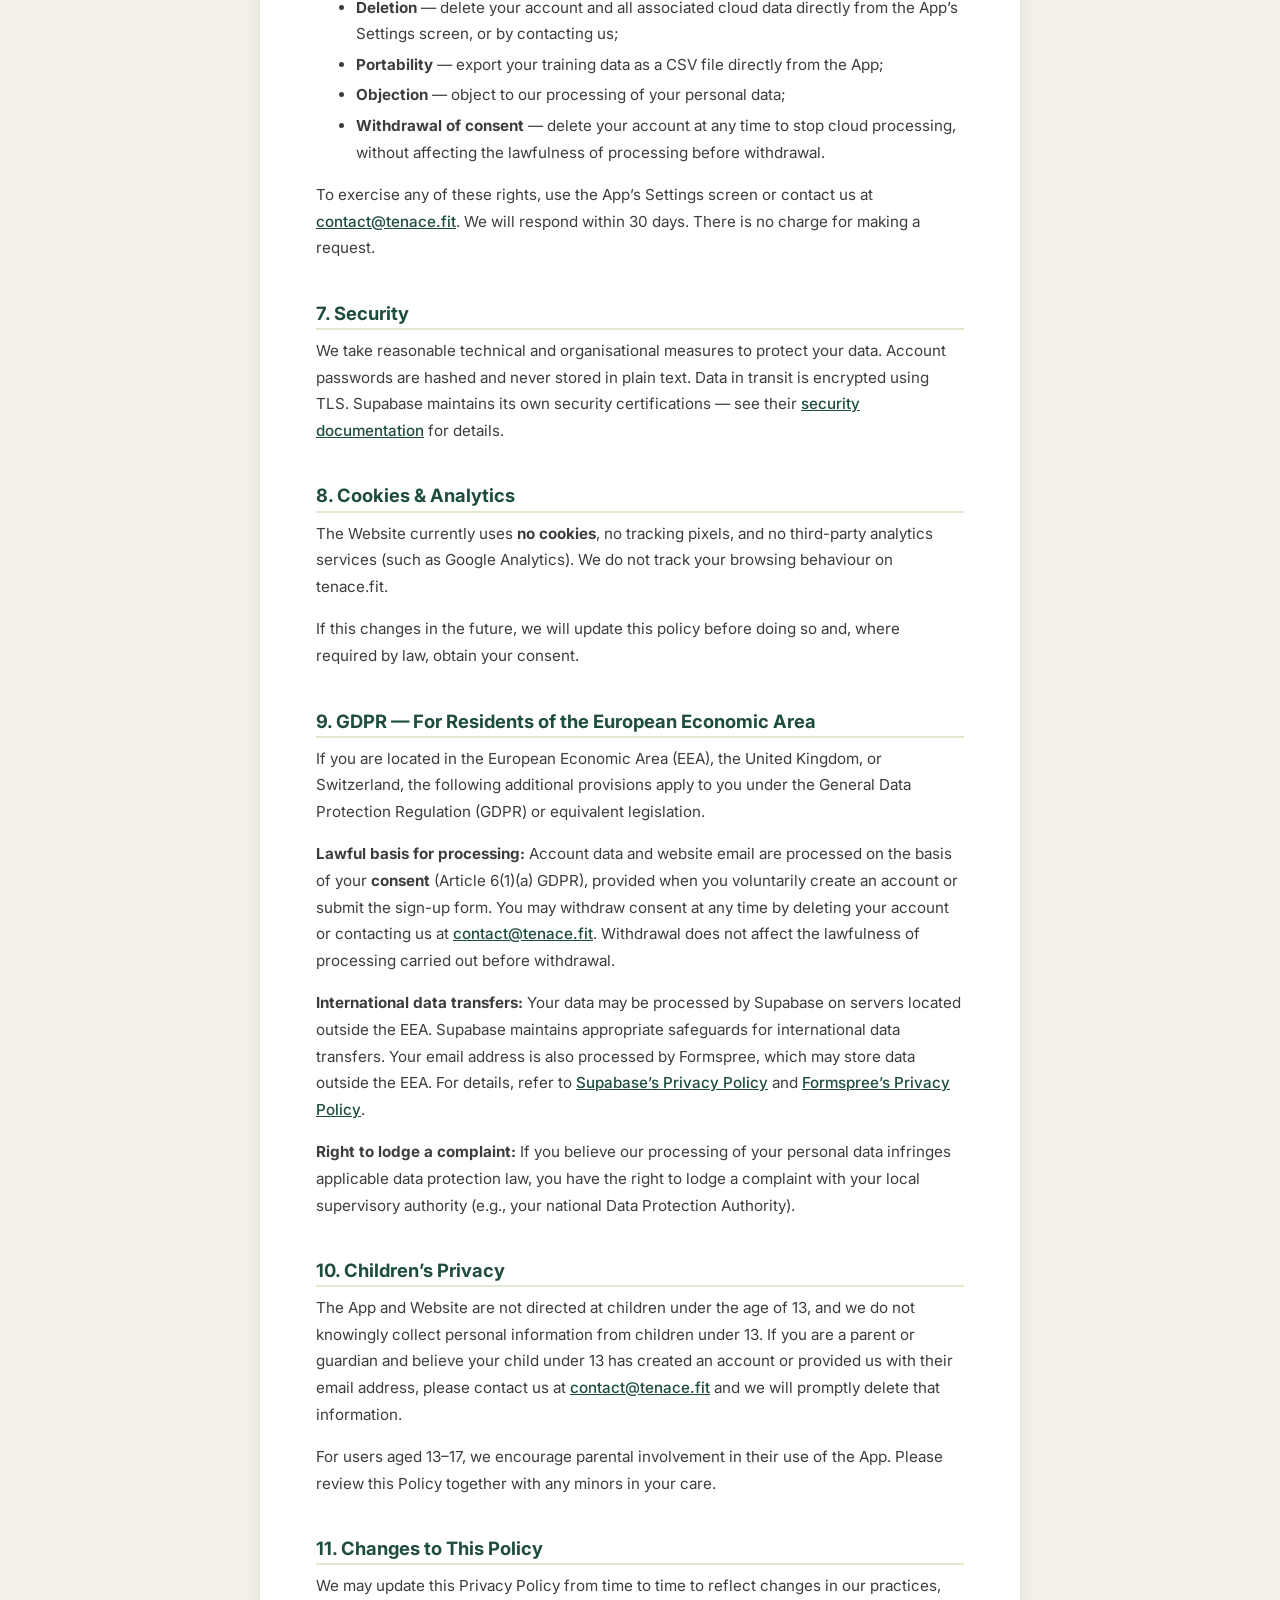
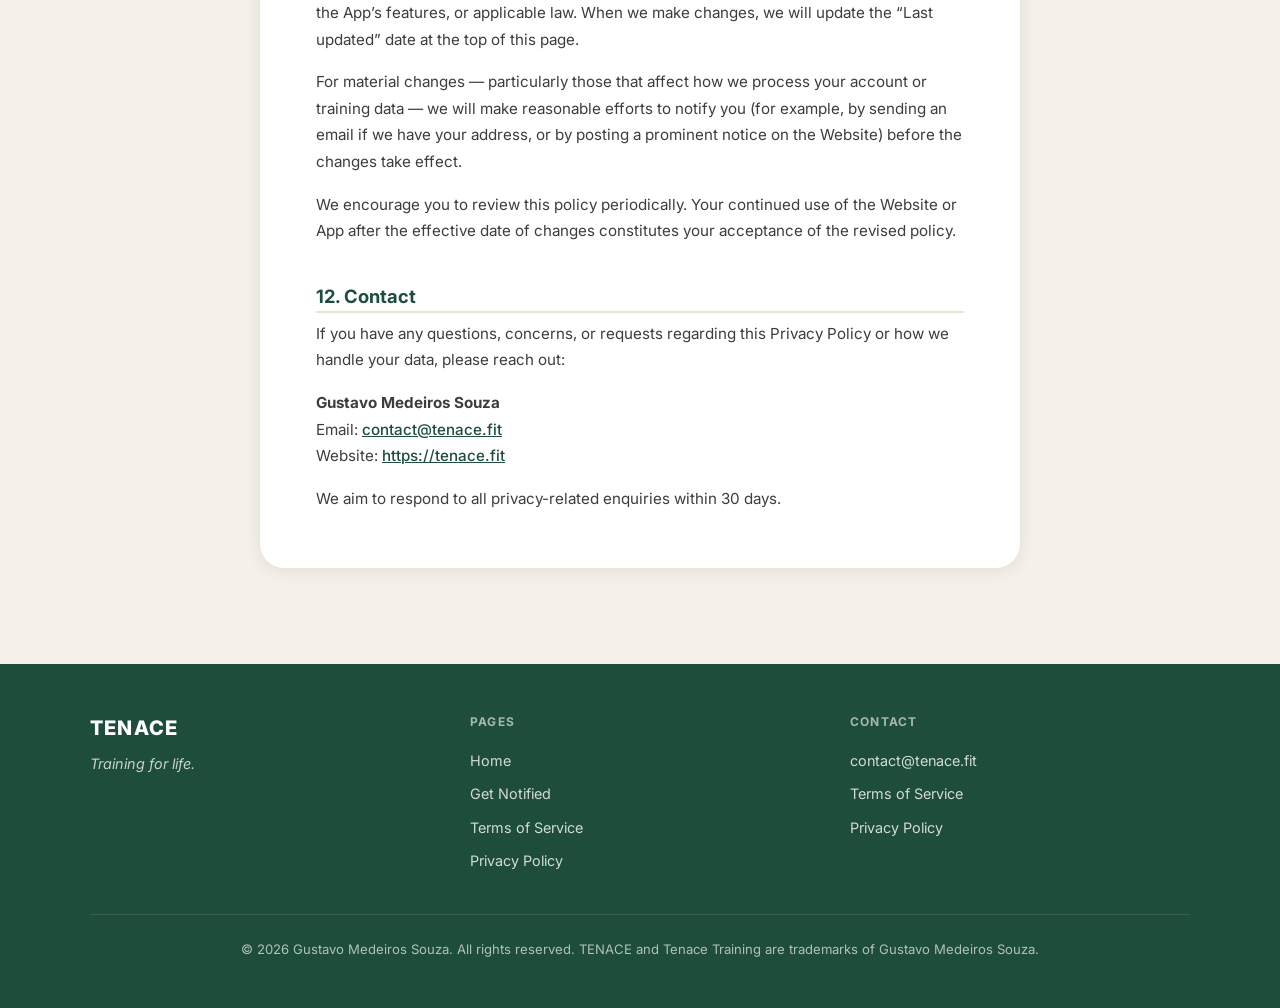
<file: privacy.html>
<!DOCTYPE html>
<html lang="en">
<head>
  <!-- ============================================================
       TENACE — Privacy Policy
       https://tenace.fit/privacy.html
       ============================================================ -->

  <meta charset="UTF-8" />
  <meta name="viewport" content="width=device-width, initial-scale=1.0" />

  <title>Privacy Policy — TENACE</title>
  <meta name="description" content="Privacy Policy for TENACE (Tenace Training) — the gym tracker app by Gustavo Medeiros Souza." />
  <meta name="robots" content="noindex" />

  <link rel="canonical" href="https://tenace.fit/privacy.html" />

  <!-- Google Fonts — Inter -->
  <link rel="preconnect" href="https://fonts.googleapis.com" />
  <link rel="preconnect" href="https://fonts.gstatic.com" crossorigin />
  <link href="https://fonts.googleapis.com/css2?family=Inter:wght@400;500;600;700;800&display=swap" rel="stylesheet" />

  <!-- Shared stylesheet -->
  <link rel="stylesheet" href="styles.css" />
</head>

<body>

  <!-- ============================================================
       NAVIGATION (identical to index.html)
       ============================================================ -->
  <nav class="site-nav" aria-label="Main navigation">
    <div class="site-nav__inner">
      <a href="/" class="site-nav__logo" aria-label="TENACE home">TENACE</a>
      <div class="site-nav__actions">
        <a href="/#signup" class="btn-primary site-nav__cta">Get Notified</a>
      </div>
    </div>
  </nav>


  <!-- ============================================================
       PRIVACY POLICY CONTENT
       ============================================================ -->
  <main class="prose-page" aria-labelledby="privacy-title">
    <article class="prose-card">

      <h1 id="privacy-title">Privacy Policy</h1>
      <p class="prose-meta">Last updated: May 27, 2026</p>

      <p>
        Your privacy matters to us. This Privacy Policy explains what information
        TENACE (the &ldquo;App&rdquo;) and <a href="https://tenace.fit">tenace.fit</a>
        (the &ldquo;Website&rdquo;) collect, how that information is used, and
        the choices you have. We have written this policy to be as clear and
        plain as possible — no deliberate legal fog.
      </p>


      <!-- ── 1. Who We Are ── -->
      <h2>1. Who We Are</h2>
      <p>
        TENACE (published on the Apple App Store and Google Play as &ldquo;Tenace
        Training&rdquo;) is developed and operated by:
      </p>
      <p>
        <strong>Gustavo Medeiros Souza</strong><br />
        Individual developer<br />
        Email: <a href="mailto:contact@tenace.fit">contact@tenace.fit</a><br />
        Website: <a href="https://tenace.fit">https://tenace.fit</a>
      </p>
      <p>
        For the purposes of applicable data protection law, Gustavo Medeiros Souza
        is the data controller for any personal data collected through the App
        and the Website.
      </p>


      <!-- ── 2. Data We Collect ── -->
      <h2>2. Data We Collect</h2>

      <p><strong>a) Local use — no account required</strong></p>
      <p>
        You can use TENACE without creating an account. In this mode, all workout
        logs, exercise sets, body measurements, training plans, and history are
        stored <strong>exclusively on your device</strong> using a local database.
        This data is never transmitted to our servers or any third party. It is
        deleted when you uninstall the App or use the &ldquo;Erase All Data&rdquo;
        option in the App&rsquo;s Settings screen.
      </p>

      <p><strong>b) Optional account — cloud backup</strong></p>
      <p>
        You may optionally create a TENACE account using your email address and a
        password. Creating an account enables cloud backup of your training data so
        it can be restored if you change devices or reinstall the App.
      </p>
      <p>
        When you create an account and enable cloud backup, the following data is
        transmitted to and stored on our cloud infrastructure:
      </p>
      <ul>
        <li><strong>Account credentials:</strong> email address and encrypted password.</li>
        <li><strong>Training data:</strong> workout logs, exercise sets, reps, weights,
            notes, training plans, and body composition entries (weight, body fat
            percentage, circumferences).</li>
        <li><strong>App usage data:</strong> streaks, achievement badges, and training
            history.</li>
      </ul>
      <p>
        This data is stored using <strong>Supabase</strong>
        (<a href="https://supabase.com" target="_blank" rel="noopener noreferrer">supabase.com</a>),
        a third-party cloud infrastructure provider. Supabase stores data on servers
        located in the United States. By creating an account, you acknowledge that
        your data will be processed and stored by Supabase in accordance with their
        <a href="https://supabase.com/privacy" target="_blank" rel="noopener noreferrer">Privacy Policy</a>.
      </p>
      <p>
        Account creation is entirely optional. All core app features are available
        without an account.
      </p>

      <p><strong>c) Email address — Website sign-ups</strong></p>
      <p>
        If you voluntarily submit your email address through the Website&rsquo;s
        notification form, we collect and store that email address. Providing your
        email is entirely optional — you can use the App without ever visiting the
        Website or submitting your email.
      </p>
      <p>
        Email submissions are processed via
        <a href="https://formspree.io" target="_blank" rel="noopener noreferrer">Formspree</a>,
        a third-party form service. We do not store your email on our own servers —
        it is held by Formspree and accessible to us through their dashboard.
      </p>

      <p><strong>d) Automatically collected technical data</strong></p>
      <p>
        When you use the App, your device&rsquo;s operating system may collect standard
        technical information (such as crash reports or performance diagnostics)
        and share it with Apple or Google in accordance with the platform&rsquo;s own
        privacy policy. This data is collected by the platform, not by us, and
        is used to improve overall system performance. We receive only aggregated,
        anonymised crash diagnostics through App Store Connect and Google Play
        Console, which contain no personally identifiable information.
      </p>


      <!-- ── 3. How We Use Your Data ── -->
      <h2>3. How We Use Your Data</h2>
      <p>
        We use the data we collect exclusively to:
      </p>
      <ul>
        <li>Provide and maintain the App&rsquo;s cloud backup and sync functionality;</li>
        <li>Authenticate your account and keep it secure;</li>
        <li>Restore your training data when you reinstall the App or change devices;</li>
        <li>Send the one-time launch notification if you signed up on the Website.</li>
      </ul>
      <p>
        We do not sell, rent, or share your personal data with third parties for
        marketing or advertising purposes. We do not use your training data to
        serve you ads.
      </p>


      <!-- ── 4. Third-Party Services ── -->
      <h2>4. Third-Party Services</h2>
      <p>
        The App and Website use the following third-party services that may process
        personal data:
      </p>
      <ul>
        <li>
          <strong>Supabase</strong> — cloud database and authentication for the
          optional account and backup feature.
          <a href="https://supabase.com/privacy" target="_blank" rel="noopener noreferrer">Privacy Policy</a>
        </li>
        <li>
          <strong>Formspree</strong> — Website email form processing.
          <a href="https://formspree.io/legal/privacy-policy/" target="_blank" rel="noopener noreferrer">Privacy Policy</a>
        </li>
        <li>
          <strong>Apple App Store / Google Play</strong> — platform-level analytics
          and crash diagnostics, subject to Apple&rsquo;s and Google&rsquo;s own privacy
          policies.
        </li>
      </ul>


      <!-- ── 5. Data Retention ── -->
      <h2>5. Data Retention</h2>
      <p>
        <strong>Account data:</strong> Your cloud data is retained for as long as
        your account exists. You may delete your account at any time from the
        App&rsquo;s Settings screen. Upon deletion, your account credentials and all
        associated training data are permanently removed from our servers within
        30 days.
      </p>
      <p>
        <strong>Local data:</strong> Stored on your device until you uninstall the
        App or erase data manually via Settings.
      </p>
      <p>
        <strong>Website email:</strong> Retained until the launch notification is
        sent, then deleted within 30 days, unless you have separately opted in to
        further communications. To request earlier deletion, email us at
        <a href="mailto:contact@tenace.fit">contact@tenace.fit</a> with the subject
        line &ldquo;Delete my data&rdquo; and we will process your request within
        30 days.
      </p>


      <!-- ── 6. Your Rights ── -->
      <h2>6. Your Rights</h2>
      <p>
        Regardless of where you are located, you have the right to:
      </p>
      <ul>
        <li><strong>Access</strong> — request a copy of the personal data we hold about you;</li>
        <li><strong>Correction</strong> — request that we correct inaccurate personal data;</li>
        <li><strong>Deletion</strong> — delete your account and all associated cloud data
            directly from the App&rsquo;s Settings screen, or by contacting us;</li>
        <li><strong>Portability</strong> — export your training data as a CSV file
            directly from the App;</li>
        <li><strong>Objection</strong> — object to our processing of your personal data;</li>
        <li><strong>Withdrawal of consent</strong> — delete your account at any time
            to stop cloud processing, without affecting the lawfulness of processing
            before withdrawal.</li>
      </ul>
      <p>
        To exercise any of these rights, use the App&rsquo;s Settings screen or
        contact us at <a href="mailto:contact@tenace.fit">contact@tenace.fit</a>.
        We will respond within 30 days. There is no charge for making a request.
      </p>


      <!-- ── 7. Security ── -->
      <h2>7. Security</h2>
      <p>
        We take reasonable technical and organisational measures to protect your
        data. Account passwords are hashed and never stored in plain text. Data in
        transit is encrypted using TLS. Supabase maintains its own security
        certifications — see their
        <a href="https://supabase.com/security" target="_blank" rel="noopener noreferrer">security documentation</a>
        for details.
      </p>


      <!-- ── 8. Cookies & Analytics ── -->
      <h2>8. Cookies &amp; Analytics</h2>
      <p>
        The Website currently uses <strong>no cookies</strong>, no tracking pixels,
        and no third-party analytics services (such as Google Analytics). We do not
        track your browsing behaviour on tenace.fit.
      </p>
      <p>
        If this changes in the future, we will update this policy before doing so
        and, where required by law, obtain your consent.
      </p>


      <!-- ── 9. GDPR (EU Residents) ── -->
      <h2>9. GDPR — For Residents of the European Economic Area</h2>
      <p>
        If you are located in the European Economic Area (EEA), the United Kingdom,
        or Switzerland, the following additional provisions apply to you under the
        General Data Protection Regulation (GDPR) or equivalent legislation.
      </p>
      <p>
        <strong>Lawful basis for processing:</strong> Account data and website email
        are processed on the basis of your <strong>consent</strong>
        (Article 6(1)(a) GDPR), provided when you voluntarily create an account or
        submit the sign-up form. You may withdraw consent at any time by deleting
        your account or contacting us at
        <a href="mailto:contact@tenace.fit">contact@tenace.fit</a>.
        Withdrawal does not affect the lawfulness of processing carried out before
        withdrawal.
      </p>
      <p>
        <strong>International data transfers:</strong> Your data may be processed by
        Supabase on servers located outside the EEA. Supabase maintains appropriate
        safeguards for international data transfers. Your email address is also
        processed by Formspree, which may store data outside the EEA. For details,
        refer to
        <a href="https://supabase.com/privacy" target="_blank" rel="noopener noreferrer">Supabase&rsquo;s Privacy Policy</a>
        and
        <a href="https://formspree.io/legal/privacy-policy/" target="_blank" rel="noopener noreferrer">Formspree&rsquo;s Privacy Policy</a>.
      </p>
      <p>
        <strong>Right to lodge a complaint:</strong> If you believe our processing
        of your personal data infringes applicable data protection law, you have
        the right to lodge a complaint with your local supervisory authority
        (e.g., your national Data Protection Authority).
      </p>


      <!-- ── 10. Children's Privacy ── -->
      <h2>10. Children&rsquo;s Privacy</h2>
      <p>
        The App and Website are not directed at children under the age of 13, and
        we do not knowingly collect personal information from children under 13.
        If you are a parent or guardian and believe your child under 13 has created
        an account or provided us with their email address, please contact us at
        <a href="mailto:contact@tenace.fit">contact@tenace.fit</a> and we will
        promptly delete that information.
      </p>
      <p>
        For users aged 13&ndash;17, we encourage parental involvement in their use of
        the App. Please review this Policy together with any minors in your care.
      </p>


      <!-- ── 11. Changes to This Policy ── -->
      <h2>11. Changes to This Policy</h2>
      <p>
        We may update this Privacy Policy from time to time to reflect changes in
        our practices, the App&rsquo;s features, or applicable law. When we make changes,
        we will update the &ldquo;Last updated&rdquo; date at the top of this page.
      </p>
      <p>
        For material changes — particularly those that affect how we process your
        account or training data — we will make reasonable efforts to notify you
        (for example, by sending an email if we have your address, or by posting a
        prominent notice on the Website) before the changes take effect.
      </p>
      <p>
        We encourage you to review this policy periodically. Your continued use of
        the Website or App after the effective date of changes constitutes your
        acceptance of the revised policy.
      </p>


      <!-- ── 12. Contact ── -->
      <h2>12. Contact</h2>
      <p>
        If you have any questions, concerns, or requests regarding this Privacy
        Policy or how we handle your data, please reach out:
      </p>
      <p>
        <strong>Gustavo Medeiros Souza</strong><br />
        Email: <a href="mailto:contact@tenace.fit">contact@tenace.fit</a><br />
        Website: <a href="https://tenace.fit">https://tenace.fit</a>
      </p>
      <p>
        We aim to respond to all privacy-related enquiries within 30 days.
      </p>

    </article>
  </main>


  <!-- ============================================================
       FOOTER (identical to index.html)
       ============================================================ -->
  <footer class="site-footer" role="contentinfo">
    <div class="site-footer__inner">

      <div class="site-footer__brand">
        <p class="site-footer__brand-name">TENACE</p>
        <p class="site-footer__tagline">Training for life.</p>
      </div>

      <nav aria-label="Footer navigation">
        <p class="site-footer__heading">Pages</p>
        <ul class="site-footer__links">
          <li><a href="/">Home</a></li>
          <li><a href="/#signup">Get Notified</a></li>
          <li><a href="terms.html">Terms of Service</a></li>
          <li><a href="privacy.html">Privacy Policy</a></li>
        </ul>
      </nav>

      <div>
        <p class="site-footer__heading">Contact</p>
        <ul class="site-footer__links">
          <li><a href="mailto:contact@tenace.fit">contact@tenace.fit</a></li>
          <li><a href="terms.html">Terms of Service</a></li>
          <li><a href="privacy.html">Privacy Policy</a></li>
        </ul>
      </div>

    </div>

    <div class="site-footer__bottom">
      &copy; 2026 Gustavo Medeiros Souza. All rights reserved.
      TENACE and Tenace Training are trademarks of Gustavo Medeiros Souza.
    </div>
  </footer>

</body>
</html>
</file>
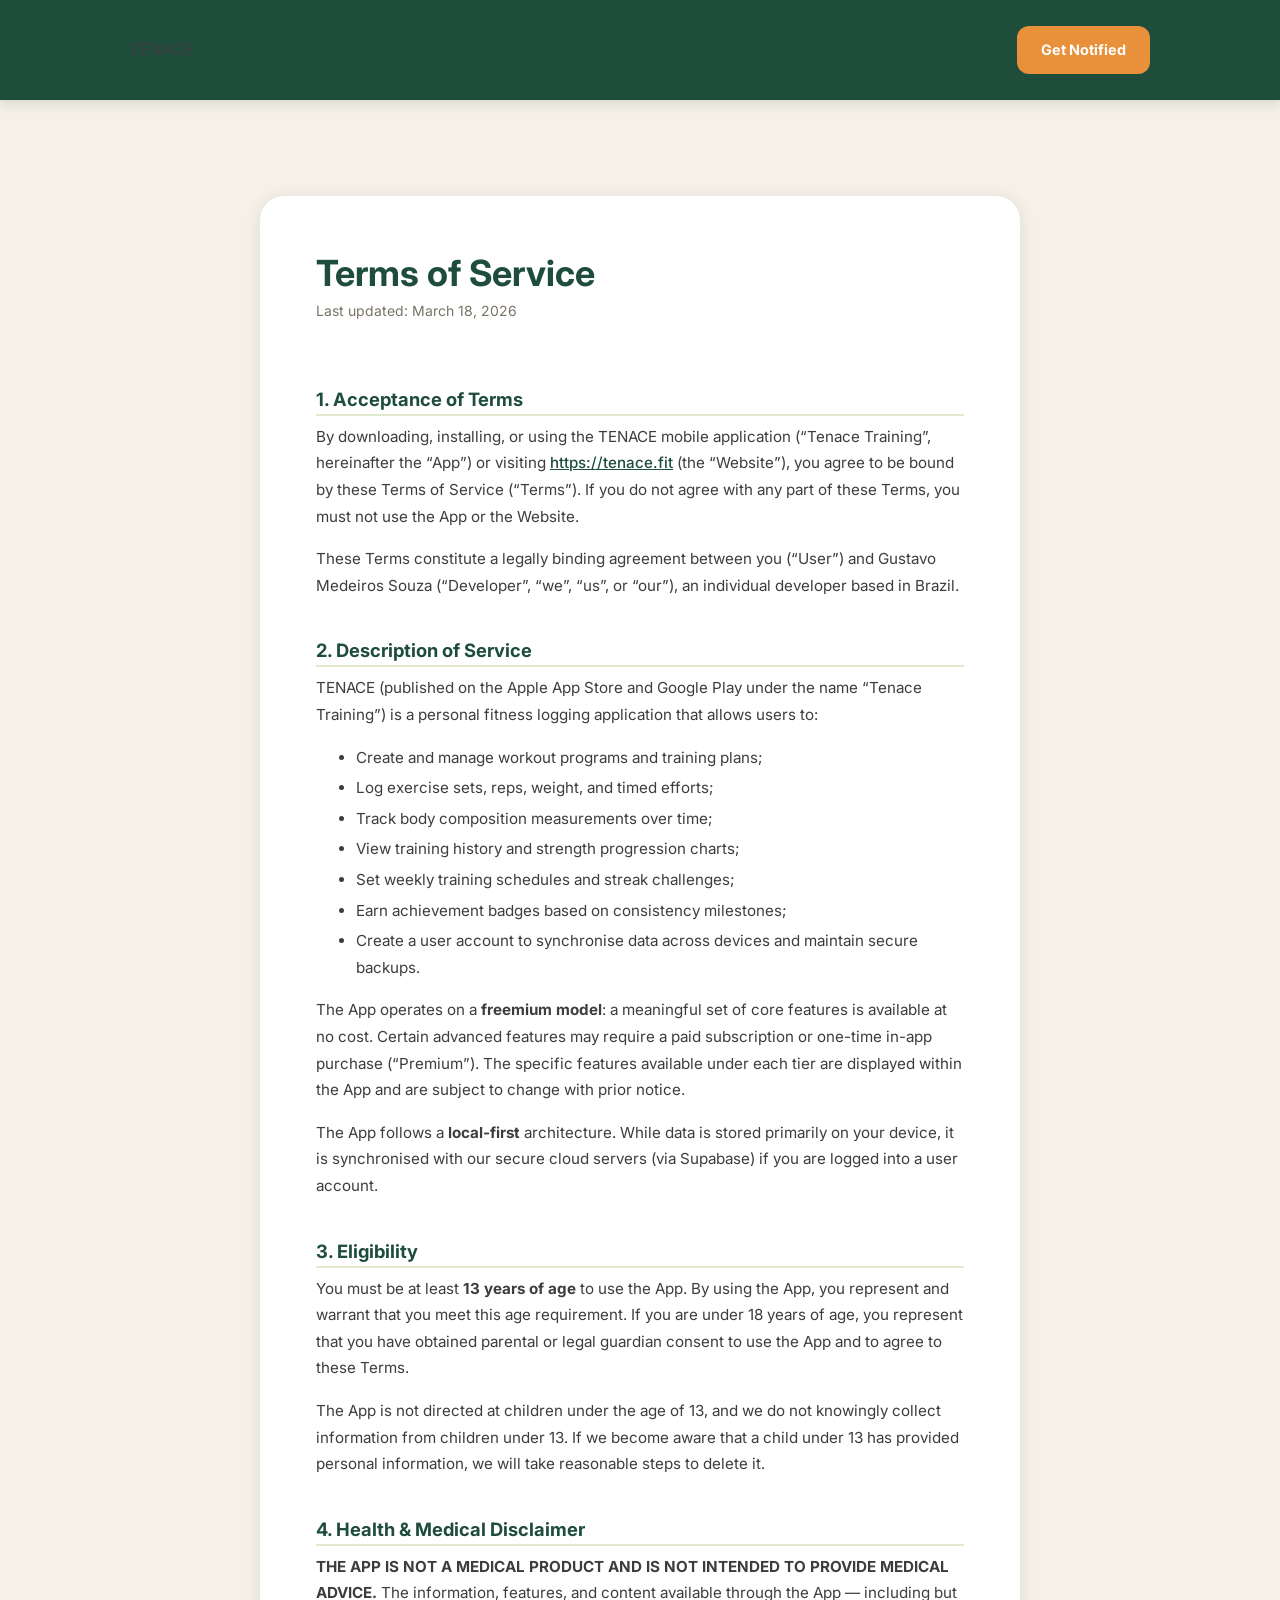
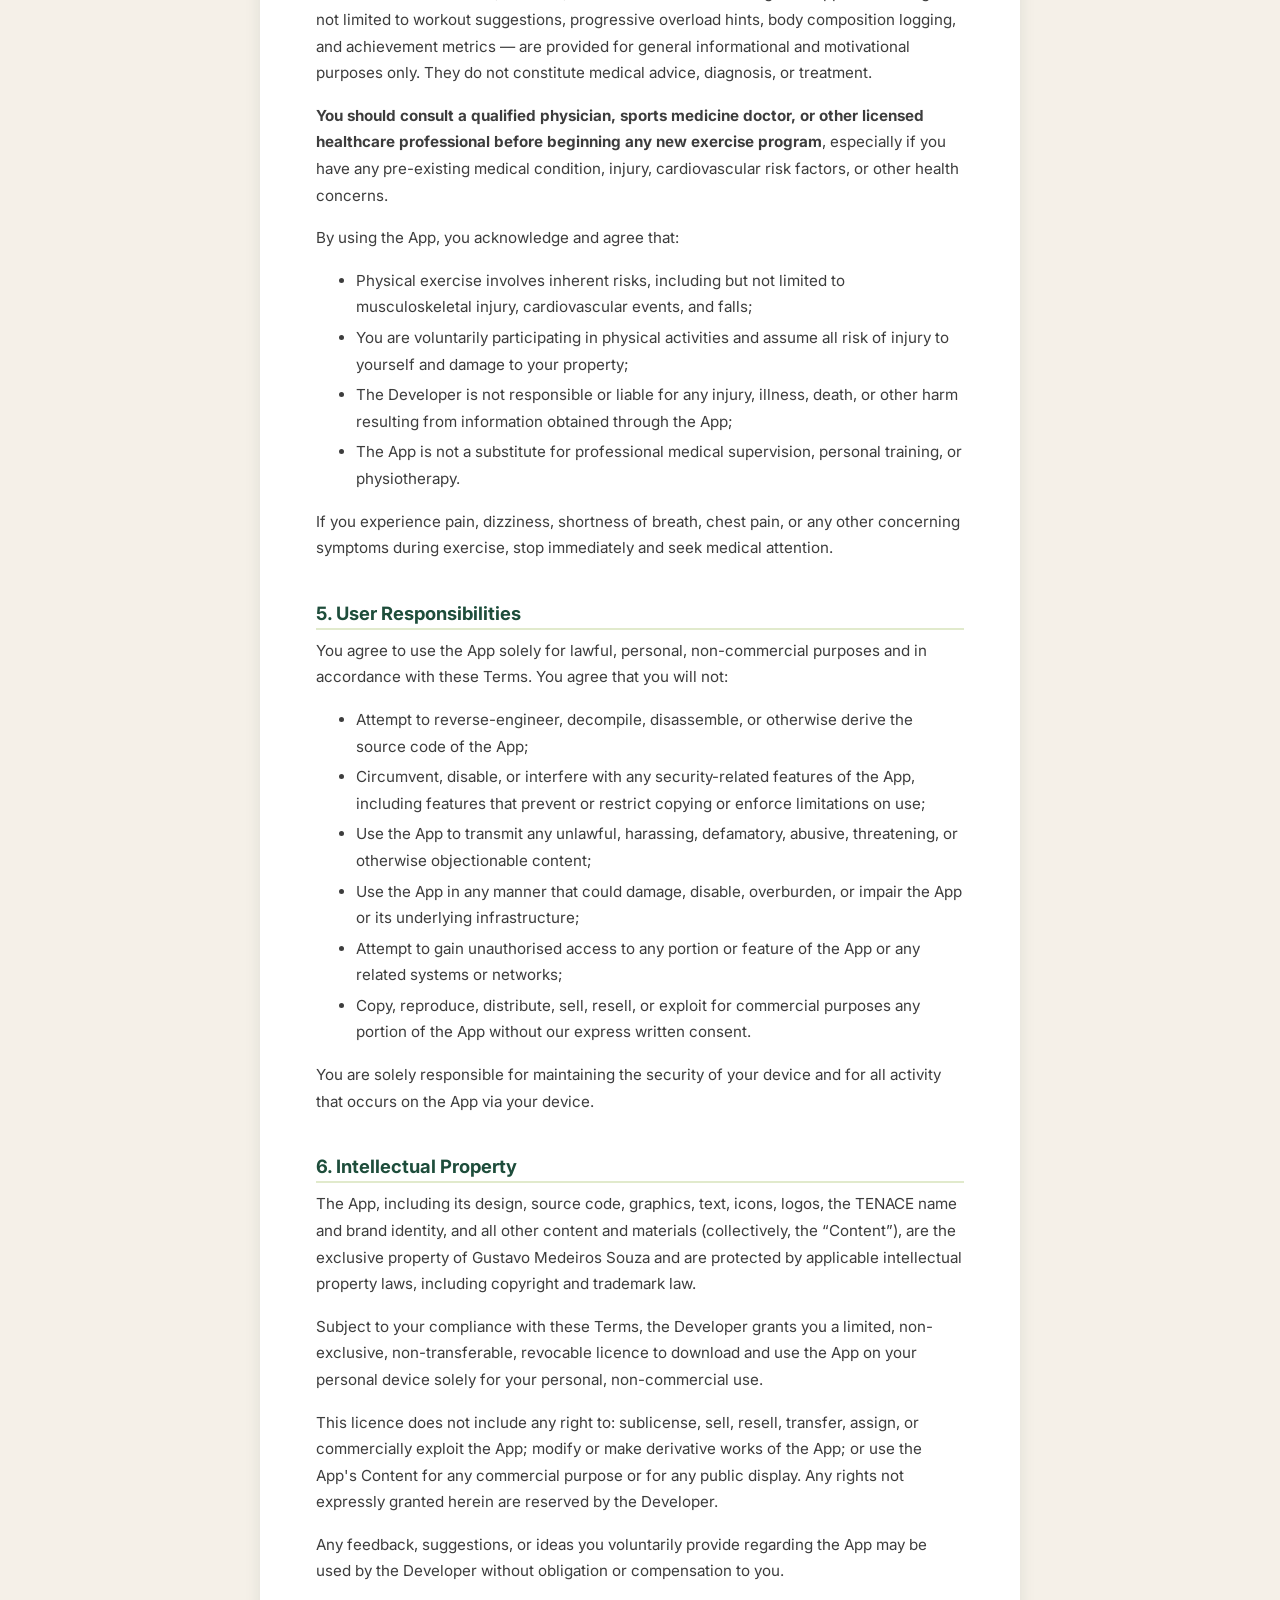
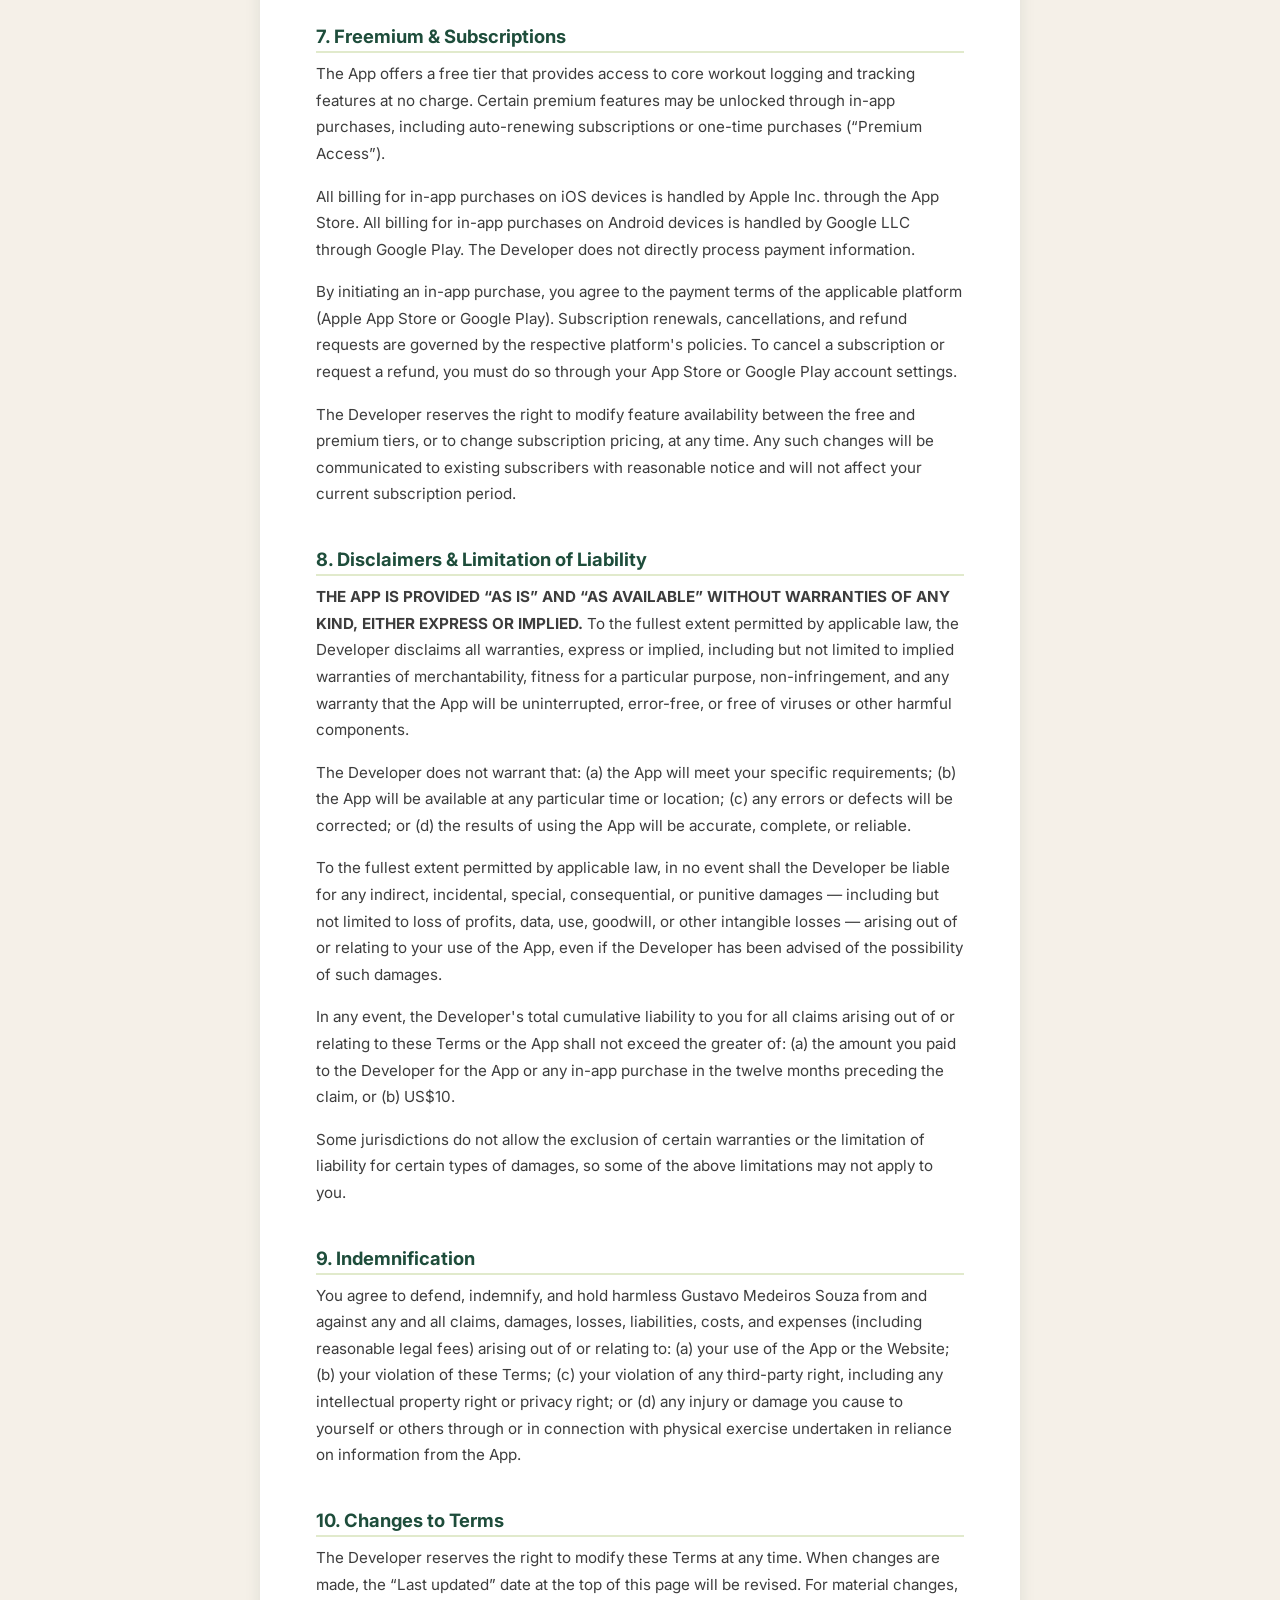
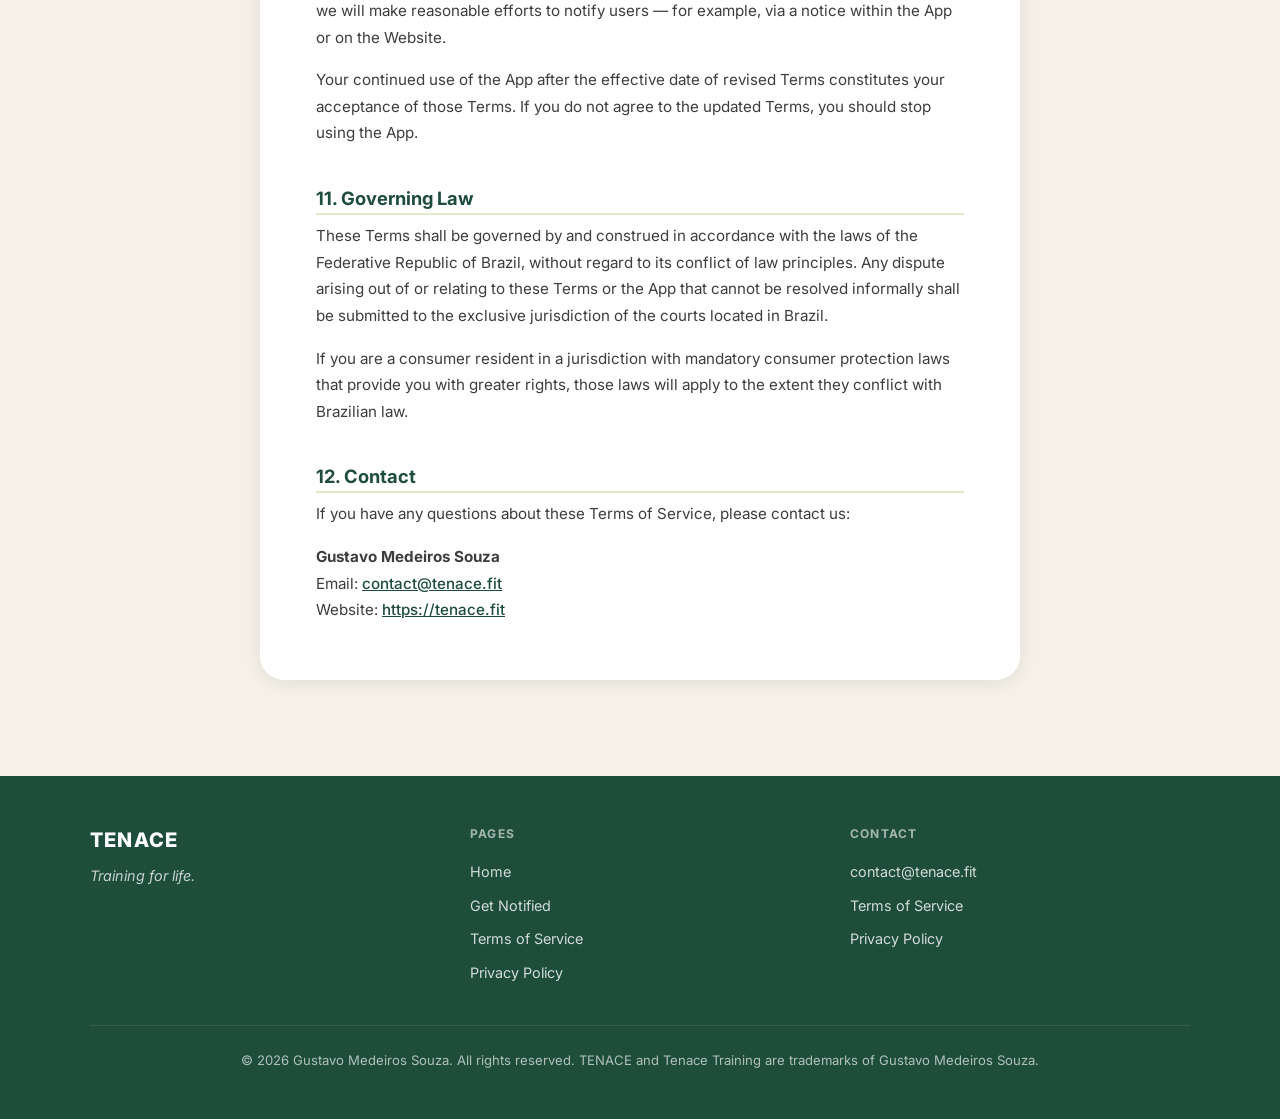
<file: terms.html>
<!DOCTYPE html>
<html lang="en">
<head>
  <!-- ============================================================
       TENACE — Terms of Service
       https://tenace.fit/terms.html
       ============================================================ -->

  <meta charset="UTF-8" />
  <meta name="viewport" content="width=device-width, initial-scale=1.0" />

  <title>Terms of Service — TENACE</title>
  <meta name="description" content="Terms of Service for TENACE (Tenace Training) — the gym tracker app by Gustavo Medeiros Souza." />
  <meta name="robots" content="noindex" />

  <link rel="canonical" href="https://tenace.fit/terms.html" />

  <!-- Google Fonts — Inter -->
  <link rel="preconnect" href="https://fonts.googleapis.com" />
  <link rel="preconnect" href="https://fonts.gstatic.com" crossorigin />
  <link href="https://fonts.googleapis.com/css2?family=Inter:wght@400;500;600;700;800&display=swap" rel="stylesheet" />

  <!-- Shared stylesheet -->
  <link rel="stylesheet" href="styles.css" />
</head>

<body>

  <!-- ============================================================
       NAVIGATION (identical to index.html)
       ============================================================ -->
  <nav class="site-nav" aria-label="Main navigation">
    <div class="site-nav__inner">
      <a href="/" class="site-nav__logo" aria-label="TENACE home">TENACE</a>
      <div class="site-nav__actions">
        <a href="/#signup" class="btn-primary site-nav__cta">Get Notified</a>
      </div>
    </div>
  </nav>


  <!-- ============================================================
       TERMS OF SERVICE CONTENT
       ============================================================ -->
  <main class="prose-page" aria-labelledby="terms-title">
    <article class="prose-card">

      <h1 id="terms-title">Terms of Service</h1>
      <p class="prose-meta">Last updated: March 18, 2026</p>


      <!-- ── 1. Acceptance of Terms ── -->
      <h2>1. Acceptance of Terms</h2>
      <p>
        By downloading, installing, or using the TENACE mobile application
        (&ldquo;Tenace Training&rdquo;, hereinafter the &ldquo;App&rdquo;) or
        visiting <a href="https://tenace.fit">https://tenace.fit</a>
        (the &ldquo;Website&rdquo;), you agree to be bound by these Terms of
        Service (&ldquo;Terms&rdquo;). If you do not agree with any part of
        these Terms, you must not use the App or the Website.
      </p>
      <p>
        These Terms constitute a legally binding agreement between you
        (&ldquo;User&rdquo;) and Gustavo Medeiros Souza (&ldquo;Developer&rdquo;,
        &ldquo;we&rdquo;, &ldquo;us&rdquo;, or &ldquo;our&rdquo;), an individual
        developer based in Brazil.
      </p>


      <!-- ── 2. Description of Service ── -->
      <h2>2. Description of Service</h2>
      <p>
        TENACE (published on the Apple App Store and Google Play under the name
        &ldquo;Tenace Training&rdquo;) is a personal fitness logging application
        that allows users to:
      </p>
      <ul>
        <li>Create and manage workout programs and training plans;</li>
        <li>Log exercise sets, reps, weight, and timed efforts;</li>
        <li>Track body composition measurements over time;</li>
        <li>View training history and strength progression charts;</li>
        <li>Set weekly training schedules and streak challenges;</li>
        <li>Earn achievement badges based on consistency milestones;</li>
        <li>Create a user account to synchronise data across devices and maintain secure backups.</li>
      </ul>
      <p>
        The App operates on a <strong>freemium model</strong>: a meaningful set of
        core features is available at no cost. Certain advanced features may require
        a paid subscription or one-time in-app purchase (&ldquo;Premium&rdquo;).
        The specific features available under each tier are displayed within the App
        and are subject to change with prior notice.
      </p>
      <p>
        The App follows a <strong>local-first</strong> architecture. While data is 
        stored primarily on your device, it is synchronised with our secure cloud 
        servers (via Supabase) if you are logged into a user account.
      </p>


      <!-- ── 3. Eligibility ── -->
      <h2>3. Eligibility</h2>
      <p>
        You must be at least <strong>13 years of age</strong> to use the App. By
        using the App, you represent and warrant that you meet this age requirement.
        If you are under 18 years of age, you represent that you have obtained
        parental or legal guardian consent to use the App and to agree to these Terms.
      </p>
      <p>
        The App is not directed at children under the age of 13, and we do not
        knowingly collect information from children under 13. If we become aware
        that a child under 13 has provided personal information, we will take
        reasonable steps to delete it.
      </p>


      <!-- ── 4. Health & Medical Disclaimer ── -->
      <h2>4. Health &amp; Medical Disclaimer</h2>
      <p>
        <strong>THE APP IS NOT A MEDICAL PRODUCT AND IS NOT INTENDED TO PROVIDE
        MEDICAL ADVICE.</strong> The information, features, and content available
        through the App — including but not limited to workout suggestions,
        progressive overload hints, body composition logging, and achievement
        metrics — are provided for general informational and motivational purposes
        only. They do not constitute medical advice, diagnosis, or treatment.
      </p>
      <p>
        <strong>You should consult a qualified physician, sports medicine doctor,
        or other licensed healthcare professional before beginning any new exercise
        program</strong>, especially if you have any pre-existing medical condition,
        injury, cardiovascular risk factors, or other health concerns.
      </p>
      <p>
        By using the App, you acknowledge and agree that:
      </p>
      <ul>
        <li>Physical exercise involves inherent risks, including but not limited to
            musculoskeletal injury, cardiovascular events, and falls;</li>
        <li>You are voluntarily participating in physical activities and assume all
            risk of injury to yourself and damage to your property;</li>
        <li>The Developer is not responsible or liable for any injury, illness,
            death, or other harm resulting from information obtained through the App;</li>
        <li>The App is not a substitute for professional medical supervision,
            personal training, or physiotherapy.</li>
      </ul>
      <p>
        If you experience pain, dizziness, shortness of breath, chest pain, or
        any other concerning symptoms during exercise, stop immediately and seek
        medical attention.
      </p>


      <!-- ── 5. User Responsibilities ── -->
      <h2>5. User Responsibilities</h2>
      <p>
        You agree to use the App solely for lawful, personal, non-commercial
        purposes and in accordance with these Terms. You agree that you will not:
      </p>
      <ul>
        <li>Attempt to reverse-engineer, decompile, disassemble, or otherwise
            derive the source code of the App;</li>
        <li>Circumvent, disable, or interfere with any security-related features
            of the App, including features that prevent or restrict copying or
            enforce limitations on use;</li>
        <li>Use the App to transmit any unlawful, harassing, defamatory, abusive,
            threatening, or otherwise objectionable content;</li>
        <li>Use the App in any manner that could damage, disable, overburden, or
            impair the App or its underlying infrastructure;</li>
        <li>Attempt to gain unauthorised access to any portion or feature of the
            App or any related systems or networks;</li>
        <li>Copy, reproduce, distribute, sell, resell, or exploit for commercial
            purposes any portion of the App without our express written consent.</li>
      </ul>
      <p>
        You are solely responsible for maintaining the security of your device and
        for all activity that occurs on the App via your device.
      </p>


      <!-- ── 6. Intellectual Property ── -->
      <h2>6. Intellectual Property</h2>
      <p>
        The App, including its design, source code, graphics, text, icons, logos,
        the TENACE name and brand identity, and all other content and materials
        (collectively, the &ldquo;Content&rdquo;), are the exclusive property of
        Gustavo Medeiros Souza and are protected by applicable intellectual
        property laws, including copyright and trademark law.
      </p>
      <p>
        Subject to your compliance with these Terms, the Developer grants you a
        limited, non-exclusive, non-transferable, revocable licence to download
        and use the App on your personal device solely for your personal,
        non-commercial use.
      </p>
      <p>
        This licence does not include any right to: sublicense, sell, resell,
        transfer, assign, or commercially exploit the App; modify or make
        derivative works of the App; or use the App's Content for any commercial
        purpose or for any public display. Any rights not expressly granted herein
        are reserved by the Developer.
      </p>
      <p>
        Any feedback, suggestions, or ideas you voluntarily provide regarding the
        App may be used by the Developer without obligation or compensation to you.
      </p>


      <!-- ── 7. Freemium & Subscriptions ── -->
      <h2>7. Freemium &amp; Subscriptions</h2>
      <p>
        The App offers a free tier that provides access to core workout logging
        and tracking features at no charge. Certain premium features may be
        unlocked through in-app purchases, including auto-renewing subscriptions
        or one-time purchases (&ldquo;Premium Access&rdquo;).
      </p>
      <p>
        All billing for in-app purchases on iOS devices is handled by Apple Inc.
        through the App Store. All billing for in-app purchases on Android devices
        is handled by Google LLC through Google Play. The Developer does not
        directly process payment information.
      </p>
      <p>
        By initiating an in-app purchase, you agree to the payment terms of the
        applicable platform (Apple App Store or Google Play). Subscription renewals,
        cancellations, and refund requests are governed by the respective platform's
        policies. To cancel a subscription or request a refund, you must do so
        through your App Store or Google Play account settings.
      </p>
      <p>
        The Developer reserves the right to modify feature availability between the
        free and premium tiers, or to change subscription pricing, at any time. Any
        such changes will be communicated to existing subscribers with reasonable
        notice and will not affect your current subscription period.
      </p>


      <!-- ── 8. Disclaimers & Limitation of Liability ── -->
      <h2>8. Disclaimers &amp; Limitation of Liability</h2>
      <p>
        <strong>THE APP IS PROVIDED &ldquo;AS IS&rdquo; AND &ldquo;AS AVAILABLE&rdquo;
        WITHOUT WARRANTIES OF ANY KIND, EITHER EXPRESS OR IMPLIED.</strong> To the
        fullest extent permitted by applicable law, the Developer disclaims all
        warranties, express or implied, including but not limited to implied
        warranties of merchantability, fitness for a particular purpose,
        non-infringement, and any warranty that the App will be uninterrupted,
        error-free, or free of viruses or other harmful components.
      </p>
      <p>
        The Developer does not warrant that: (a) the App will meet your specific
        requirements; (b) the App will be available at any particular time or
        location; (c) any errors or defects will be corrected; or (d) the results
        of using the App will be accurate, complete, or reliable.
      </p>
      <p>
        To the fullest extent permitted by applicable law, in no event shall the
        Developer be liable for any indirect, incidental, special, consequential,
        or punitive damages — including but not limited to loss of profits, data,
        use, goodwill, or other intangible losses — arising out of or relating to
        your use of the App, even if the Developer has been advised of the
        possibility of such damages.
      </p>
      <p>
        In any event, the Developer's total cumulative liability to you for all
        claims arising out of or relating to these Terms or the App shall not
        exceed the greater of: (a) the amount you paid to the Developer for the
        App or any in-app purchase in the twelve months preceding the claim, or
        (b) US$10.
      </p>
      <p>
        Some jurisdictions do not allow the exclusion of certain warranties or
        the limitation of liability for certain types of damages, so some of
        the above limitations may not apply to you.
      </p>


      <!-- ── 9. Indemnification ── -->
      <h2>9. Indemnification</h2>
      <p>
        You agree to defend, indemnify, and hold harmless Gustavo Medeiros Souza
        from and against any and all claims, damages, losses, liabilities, costs,
        and expenses (including reasonable legal fees) arising out of or relating
        to: (a) your use of the App or the Website; (b) your violation of these
        Terms; (c) your violation of any third-party right, including any
        intellectual property right or privacy right; or (d) any injury or damage
        you cause to yourself or others through or in connection with physical
        exercise undertaken in reliance on information from the App.
      </p>


      <!-- ── 10. Changes to Terms ── -->
      <h2>10. Changes to Terms</h2>
      <p>
        The Developer reserves the right to modify these Terms at any time. When
        changes are made, the &ldquo;Last updated&rdquo; date at the top of this
        page will be revised. For material changes, we will make reasonable efforts
        to notify users — for example, via a notice within the App or on the Website.
      </p>
      <p>
        Your continued use of the App after the effective date of revised Terms
        constitutes your acceptance of those Terms. If you do not agree to the
        updated Terms, you should stop using the App.
      </p>


      <!-- ── 11. Governing Law ── -->
      <h2>11. Governing Law</h2>
      <p>
        These Terms shall be governed by and construed in accordance with the laws
        of the Federative Republic of Brazil, without regard to its conflict of
        law principles. Any dispute arising out of or relating to these Terms or
        the App that cannot be resolved informally shall be submitted to the
        exclusive jurisdiction of the courts located in Brazil.
      </p>
      <p>
        If you are a consumer resident in a jurisdiction with mandatory consumer
        protection laws that provide you with greater rights, those laws will
        apply to the extent they conflict with Brazilian law.
      </p>


      <!-- ── 12. Contact ── -->
      <h2>12. Contact</h2>
      <p>
        If you have any questions about these Terms of Service, please contact us:
      </p>
      <p>
        <strong>Gustavo Medeiros Souza</strong><br />
        Email: <a href="mailto:contact@tenace.fit">contact@tenace.fit</a><br />
        Website: <a href="https://tenace.fit">https://tenace.fit</a>
      </p>

    </article>
  </main>


  <!-- ============================================================
       FOOTER (identical to index.html)
       ============================================================ -->
  <footer class="site-footer" role="contentinfo">
    <div class="site-footer__inner">

      <div class="site-footer__brand">
        <p class="site-footer__brand-name">TENACE</p>
        <p class="site-footer__tagline">Training for life.</p>
      </div>

      <nav aria-label="Footer navigation">
        <p class="site-footer__heading">Pages</p>
        <ul class="site-footer__links">
          <li><a href="/">Home</a></li>
          <li><a href="/#signup">Get Notified</a></li>
          <li><a href="terms.html">Terms of Service</a></li>
          <li><a href="privacy.html">Privacy Policy</a></li>
        </ul>
      </nav>

      <div>
        <p class="site-footer__heading">Contact</p>
        <ul class="site-footer__links">
          <li><a href="mailto:contact@tenace.fit">contact@tenace.fit</a></li>
          <li><a href="terms.html">Terms of Service</a></li>
          <li><a href="privacy.html">Privacy Policy</a></li>
        </ul>
      </div>

    </div>

    <div class="site-footer__bottom">
      &copy; 2026 Gustavo Medeiros Souza. All rights reserved.
      TENACE and Tenace Training are trademarks of Gustavo Medeiros Souza.
    </div>
  </footer>

</body>
</html>
</file>
<file: styles.css>
/* ============================================================
   TENACE — Shared Stylesheet
   Website: https://www.tenace.fit
   "Training for life."
   ============================================================ */

/* ============================================================
   1. CSS CUSTOM PROPERTIES (Design Tokens)
   ============================================================ */
:root {
  /* Brand colours */
  --color-primary:  #1E4D3B;  /* Forest Green */
  --color-amber:    #E8913A;  /* Amber — CTAs, accents */
  --color-lime:     #A8C26E;  /* Lime Green — highlights */
  --color-bg:       #F5F0E8;  /* Creamy White — page background */
  --color-surface:  #FFFFFF;
  --color-text:     #3D3D3D;  /* Soft Charcoal */
  --color-muted:    #7A7468;

  /* Tinted backgrounds */
  --color-lime-tint:    rgba(168, 194, 110, 0.13);
  --color-lime-border:  rgba(168, 194, 110, 0.35);
  --color-primary-tint: rgba(30, 77, 59, 0.07);

  /* Spacing scale */
  --space-xs:  4px;
  --space-sm:  8px;
  --space-md:  16px;
  --space-lg:  24px;
  --space-xl:  40px;
  --space-2xl: 64px;
  --space-3xl: 96px;

  /* Border radii */
  --radius-sm:   6px;
  --radius-md:   12px;
  --radius-lg:   16px;
  --radius-xl:   24px;
  --radius-pill: 9999px;

  /* Shadows */
  --shadow-card: 0 2px 16px rgba(30, 77, 59, 0.10);
  --shadow-nav:  0 2px 12px rgba(30, 77, 59, 0.18);

  /* Typography */
  --font-base: 'Inter', system-ui, -apple-system, sans-serif;

  /* Layout */
  --container-max: 1100px;
  --container-pad: clamp(20px, 5vw, 40px);
}

/* ============================================================
   2. CSS RESET
   ============================================================ */
*, *::before, *::after {
  box-sizing: border-box;
  margin: 0;
  padding: 0;
}

html {
  scroll-behavior: smooth;
  font-size: 16px;
  -webkit-text-size-adjust: 100%;
}

body {
  font-family: var(--font-base);
  background-color: var(--color-bg);
  color: var(--color-text);
  line-height: 1.6;
  -webkit-font-smoothing: antialiased;
  -moz-osx-font-smoothing: grayscale;
}

img, svg {
  display: block;
  max-width: 100%;
}

a {
  color: inherit;
  text-decoration: none;
}

ul, ol {
  list-style: none;
}

button, input, textarea, select {
  font-family: inherit;
  font-size: inherit;
}

h1, h2, h3, h4, h5, h6 {
  line-height: 1.2;
  font-weight: 700;
}

/* ============================================================
   3. LAYOUT UTILITIES
   ============================================================ */
.container {
  width: 100%;
  max-width: var(--container-max);
  margin-left: auto;
  margin-right: auto;
  padding-left: var(--container-pad);
  padding-right: var(--container-pad);
}

/* Screen-reader only — hides visually but stays in accessibility tree */
.visually-hidden {
  position: absolute;
  width: 1px;
  height: 1px;
  padding: 0;
  margin: -1px;
  overflow: hidden;
  clip: rect(0, 0, 0, 0);
  white-space: nowrap;
  border: 0;
}

/* ============================================================
   4. BUTTON STYLES
   ============================================================ */
.btn-primary {
  display: inline-flex;
  align-items: center;
  justify-content: center;
  gap: var(--space-sm);
  background-color: var(--color-amber);
  color: #FFFFFF;
  font-weight: 700;
  font-size: 1rem;
  padding: 14px 28px;
  border-radius: var(--radius-md);
  border: 2px solid transparent;
  cursor: pointer;
  transition: background-color 0.18s ease, transform 0.12s ease, box-shadow 0.18s ease;
  white-space: nowrap;
  text-decoration: none;
}

.btn-primary:hover,
.btn-primary:focus-visible {
  background-color: #D07B28;
  box-shadow: 0 4px 16px rgba(232, 145, 58, 0.35);
  transform: translateY(-1px);
  outline: none;
}

.btn-primary:active {
  transform: translateY(0);
  box-shadow: none;
}

.btn-outline {
  display: inline-flex;
  align-items: center;
  justify-content: center;
  gap: var(--space-sm);
  background-color: transparent;
  color: var(--color-primary);
  font-weight: 600;
  font-size: 1rem;
  padding: 12px 26px;
  border-radius: var(--radius-md);
  border: 2px solid var(--color-primary);
  cursor: pointer;
  transition: background-color 0.18s ease, color 0.18s ease, transform 0.12s ease;
  white-space: nowrap;
  text-decoration: none;
}

.btn-outline:hover,
.btn-outline:focus-visible {
  background-color: var(--color-primary);
  color: #FFFFFF;
  outline: none;
}

/* ============================================================
   5. NAVIGATION — slim 72px
   ============================================================ */
.site-nav {
  position: sticky;
  top: 0;
  z-index: 100;
  background-color: var(--color-primary);
  box-shadow: var(--shadow-nav);
}

.site-nav__inner {
  display: flex;
  align-items: center;
  justify-content: space-between;
  height: 100px;
  padding-left: var(--container-pad);
  padding-right: var(--container-pad);
  max-width: var(--container-max);
  margin-left: auto;
  margin-right: auto;
}

.site-nav__logo {
  display: flex;
  align-items: center;
  text-decoration: none;
}

.site-nav__logo img {
  height: 90px;
  width: auto;
  display: block;
}

.site-nav__logo:hover {
  opacity: 0.9;
}

.site-nav__actions {
  display: flex;
  align-items: center;
  gap: var(--space-md);
}

.site-nav__cta {
  font-size: 0.9rem;
  padding: 10px 22px;
}

/* ============================================================
   6. FOOTER
   ============================================================ */
.site-footer {
  background-color: var(--color-primary);
  color: #FFFFFF;
  padding: 48px var(--container-pad);
}

.site-footer__inner {
  max-width: var(--container-max);
  margin-left: auto;
  margin-right: auto;
  display: grid;
  grid-template-columns: 1fr 1fr 1fr;
  gap: var(--space-xl);
  align-items: start;
}

.site-footer__brand-name {
  font-size: 1.25rem;
  font-weight: 800;
  letter-spacing: 0.06em;
  margin-bottom: var(--space-sm);
}

.site-footer__tagline {
  font-size: 0.9rem;
  opacity: 0.75;
  font-style: italic;
  margin-bottom: var(--space-md);
}

.site-footer__social {
  display: flex;
  gap: var(--space-sm);
}

.site-footer__social-link {
  display: flex;
  align-items: center;
  justify-content: center;
  width: 36px;
  height: 36px;
  border-radius: var(--radius-sm);
  background: rgba(255, 255, 255, 0.1);
  color: rgba(255, 255, 255, 0.8);
  transition: background 0.18s ease, color 0.18s ease;
}

.site-footer__social-link:hover {
  background: rgba(255, 255, 255, 0.2);
  color: #FFFFFF;
}

.site-footer__heading {
  font-size: 0.75rem;
  font-weight: 700;
  letter-spacing: 0.1em;
  text-transform: uppercase;
  opacity: 0.6;
  margin-bottom: var(--space-md);
}

.site-footer__links {
  display: flex;
  flex-direction: column;
  gap: var(--space-sm);
}

.site-footer__links a {
  font-size: 0.9rem;
  opacity: 0.8;
  transition: opacity 0.15s ease;
}

.site-footer__links a:hover {
  opacity: 1;
  text-decoration: underline;
}

.site-footer__bottom {
  max-width: var(--container-max);
  margin: var(--space-xl) auto 0;
  padding-top: var(--space-lg);
  border-top: 1px solid rgba(255, 255, 255, 0.15);
  text-align: center;
  font-size: 0.82rem;
  opacity: 0.65;
}

/* ============================================================
   7. FORM ELEMENTS
   ============================================================ */
.form-input {
  flex: 1;
  min-width: 0;
  height: 50px;
  padding: 0 var(--space-md);
  border: 2px solid rgba(30, 77, 59, 0.20);
  border-radius: var(--radius-md);
  background-color: var(--color-surface);
  color: var(--color-text);
  font-size: 0.95rem;
  transition: border-color 0.18s ease, box-shadow 0.18s ease;
  outline: none;
}

.form-input::placeholder {
  color: var(--color-muted);
}

.form-input:focus {
  border-color: var(--color-primary);
  box-shadow: 0 0 0 3px rgba(30, 77, 59, 0.10);
}

/* ============================================================
   8. PROSE / LEGAL PAGE STYLES (terms.html, privacy.html)
   ============================================================ */
.prose-page {
  padding: var(--space-3xl) var(--container-pad);
  min-height: calc(100vh - 72px - 260px);
}

.prose-card {
  background-color: var(--color-surface);
  border-radius: var(--radius-xl);
  padding: clamp(32px, 6vw, 56px);
  max-width: 760px;
  margin: 0 auto;
  box-shadow: var(--shadow-card);
}

.prose-card h1 {
  font-size: clamp(1.75rem, 4vw, 2.25rem);
  color: var(--color-primary);
  margin-bottom: var(--space-xs);
}

.prose-card .prose-meta {
  font-size: 0.875rem;
  color: var(--color-muted);
  margin-bottom: var(--space-2xl);
}

.prose-card h2 {
  font-size: 1.15rem;
  color: var(--color-primary);
  margin-top: var(--space-xl);
  margin-bottom: var(--space-sm);
  padding-bottom: var(--space-xs);
  border-bottom: 2px solid var(--color-lime-border);
}

.prose-card p {
  font-size: 0.95rem;
  color: var(--color-text);
  line-height: 1.75;
  margin-bottom: var(--space-md);
}

.prose-card p:last-child {
  margin-bottom: 0;
}

.prose-card ul {
  list-style: disc;
  padding-left: var(--space-xl);
  margin-bottom: var(--space-md);
}

.prose-card ul li {
  font-size: 0.95rem;
  color: var(--color-text);
  line-height: 1.75;
  margin-bottom: var(--space-xs);
}

.prose-card a {
  color: var(--color-primary);
  text-decoration: underline;
  font-weight: 500;
}

.prose-card a:hover {
  color: var(--color-amber);
}

/* ============================================================
   9. STORE BADGES (shared — hero + CTA section)
   ============================================================ */
.store-badges {
  display: flex;
  gap: var(--space-md);
  flex-wrap: wrap;
}

.store-badge {
  display: inline-flex;
  align-items: center;
  gap: 12px;
  background-color: #000000;
  color: #FFFFFF !important;
  border-radius: var(--radius-md);
  padding: 10px 20px;
  transition: transform 0.18s ease, box-shadow 0.18s ease;
  min-width: 170px;
  border: 1px solid rgba(255, 255, 255, 0.1);
  text-decoration: none !important;
}

.store-badge:hover {
  transform: translateY(-2px);
  box-shadow: 0 6px 20px rgba(0, 0, 0, 0.25);
  background-color: #111111;
}

.store-badge--lg {
  padding: 14px 28px;
  min-width: 200px;
}

.store-badge__icon {
  flex-shrink: 0;
  width: 22px;
  height: 22px;
  fill: #FFFFFF;
}

.store-badge--lg .store-badge__icon {
  width: 28px;
  height: 28px;
}

.store-badge__text {
  display: flex;
  flex-direction: column;
}

.store-badge__line1 {
  font-size: 0.65rem;
  font-weight: 500;
  letter-spacing: 0.06em;
  text-transform: uppercase;
  opacity: 0.75;
  line-height: 1;
}

.store-badge__line2 {
  font-size: 0.95rem;
  font-weight: 700;
  line-height: 1.3;
}

.store-badge--lg .store-badge__line2 {
  font-size: 1.1rem;
}

/* ============================================================
   10. HERO SECTION
   ============================================================ */
.hero {
  padding: var(--space-3xl) var(--container-pad);
  background: radial-gradient(circle at 70% 20%, rgba(168, 194, 110, 0.08) 0%, transparent 50%);
}

.hero__inner {
  max-width: var(--container-max);
  margin: 0 auto;
  display: grid;
  grid-template-columns: 1fr 1fr;
  gap: 64px;
  align-items: center;
}

.hero__badge {
  display: inline-flex;
  align-items: center;
  gap: var(--space-sm);
  background-color: var(--color-lime);
  color: var(--color-primary);
  font-size: 0.78rem;
  font-weight: 700;
  letter-spacing: 0.04em;
  padding: 6px 14px;
  border-radius: var(--radius-pill);
  margin-bottom: var(--space-lg);
}

.hero__badge-dot {
  width: 6px;
  height: 6px;
  border-radius: 50%;
  background-color: var(--color-primary);
  opacity: 0.5;
}

.hero__title {
  font-size: clamp(2.5rem, 5.5vw, 3.75rem);
  font-weight: 800;
  color: #3D3D3D;
  line-height: 1.08;
  margin-bottom: var(--space-sm);
}

.hero__tagline {
  font-size: clamp(1.1rem, 2.5vw, 1.4rem);
  font-style: italic;
  font-weight: 500;
  color: var(--color-amber);
  margin-bottom: var(--space-lg);
  line-height: 1.3;
}

.hero__subtitle {
  font-size: 1.1rem;
  color: var(--color-muted);
  line-height: 1.7;
  max-width: 480px;
  margin-bottom: var(--space-xl);
}

.hero__note {
  font-size: 0.8rem;
  color: var(--color-muted);
  margin-top: var(--space-md);
  opacity: 0.75;
}

/* ── Hero phone frame ── */
.hero__mockup-wrapper {
  display: flex;
  justify-content: center;
  align-items: center;
}

.hero-phone {
  width: 300px;
  border-radius: 44px;
  border: 3px solid var(--color-primary);
  background-color: var(--color-surface);
  box-shadow:
    0 32px 80px rgba(30, 77, 59, 0.20),
    0 8px 24px rgba(30, 77, 59, 0.12),
    inset 0 0 0 1px rgba(30, 77, 59, 0.06);
  overflow: hidden;
}

/* When a real screenshot is swapped in */
.hero-phone__img {
  width: 100%;
  display: block;
}

/* Placeholder shell (remove once real screenshot is added) */
.hero-phone__placeholder {
  display: flex;
  flex-direction: column;
  height: 620px;
}

.hero-phone__topbar {
  height: 52px;
  background-color: var(--color-primary);
  display: flex;
  align-items: center;
  justify-content: space-between;
  padding: 0 18px;
  flex-shrink: 0;
}

.hpt-title {
  font-size: 0.82rem;
  font-weight: 700;
  color: #FFFFFF;
  letter-spacing: 0.04em;
}

.hpt-dots {
  display: flex;
  gap: 5px;
}

.hpt-dot {
  width: 6px;
  height: 6px;
  border-radius: 50%;
  background-color: rgba(255, 255, 255, 0.40);
}

.hpt-dot--amber {
  background-color: var(--color-amber);
}

.hero-phone__content {
  flex: 1;
  padding: 16px 14px;
  display: flex;
  flex-direction: column;
  gap: 10px;
  overflow: hidden;
  background: var(--color-bg);
}

/* Cards inside hero phone */
.hp-card {
  border-radius: 12px;
  padding: 12px 14px;
}

.hp-card--streak {
  background: linear-gradient(135deg, #1E4D3B, #2A634D);
  color: #FFFFFF;
}

.hp-card__label {
  font-size: 0.58rem;
  font-weight: 700;
  text-transform: uppercase;
  letter-spacing: 0.06em;
  opacity: 0.75;
  margin-bottom: 6px;
}

.hp-card__streak-row {
  display: flex;
  align-items: center;
  gap: 8px;
}

.hp-card__streak-icon {
  font-size: 1.5rem;
}

.hp-card__streak-num {
  font-size: 1.6rem;
  font-weight: 800;
  line-height: 1;
}

.hp-card__streak-unit {
  font-size: 0.75rem;
  opacity: 0.8;
  font-weight: 600;
}

.hp-card__streak-sub {
  font-size: 0.55rem;
  opacity: 0.7;
  margin-top: 4px;
}

.hp-card--plan {
  background: var(--color-surface);
  border: 1px solid rgba(30, 77, 59, 0.10);
  border-left: 4px solid var(--color-amber);
  box-shadow: 0 2px 8px rgba(30, 77, 59, 0.06);
}

.hp-card__plan-row {
  display: flex;
  justify-content: space-between;
  align-items: center;
}

.hp-card__plan-name {
  font-size: 0.75rem;
  font-weight: 700;
  color: var(--color-text);
}

.hp-card__plan-sub {
  font-size: 0.6rem;
  color: var(--color-muted);
  margin-top: 3px;
}

.hp-bar-bg {
  height: 3px;
  background: rgba(30, 77, 59, 0.10);
  border-radius: 2px;
  margin-top: 10px;
  overflow: hidden;
}

.hp-bar-fill {
  height: 100%;
  background: var(--color-amber);
  border-radius: 2px;
}

.hp-badge {
  font-size: 0.58rem;
  font-weight: 700;
  padding: 3px 9px;
  border-radius: 99px;
}

.hp-badge--amber {
  background: var(--color-amber);
  color: #FFFFFF;
}

.hp-label {
  font-size: 0.6rem;
  font-weight: 700;
  letter-spacing: 0.08em;
  text-transform: uppercase;
  color: var(--color-muted);
}

/* Weekly pill row */
.hp-week {
  display: flex;
  gap: 4px;
}

.hp-day {
  flex: 1;
  display: flex;
  flex-direction: column;
  align-items: center;
  gap: 3px;
  background: rgba(30, 77, 59, 0.06);
  border-radius: 8px;
  padding: 5px 2px;
  font-size: 0.55rem;
  font-weight: 700;
  color: var(--color-text);
}

.hp-day--today {
  background: rgba(30, 77, 59, 0.12);
  border: 2px solid var(--color-primary);
  color: var(--color-primary);
}

.hp-day__dot {
  width: 14px;
  height: 14px;
  border-radius: 50%;
  background: rgba(30, 77, 59, 0.12);
  display: flex;
  align-items: center;
  justify-content: center;
  font-size: 0.5rem;
}

.hp-day__dot--lime  { background: var(--color-lime); }
.hp-day__dot--amber { background: var(--color-amber); }
.hp-day__dot--moon  { background: rgba(30, 77, 59, 0.10); }

.hp-card--badge {
  background: rgba(232, 145, 58, 0.08);
  border: 1px solid rgba(232, 145, 58, 0.2);
  display: flex;
  align-items: center;
  gap: 10px;
}

.hp-badge-icon {
  font-size: 1.2rem;
  flex-shrink: 0;
}

.hp-card__badge-title {
  font-size: 0.65rem;
  font-weight: 700;
  color: var(--color-text);
}

.hp-card__badge-sub {
  font-size: 0.55rem;
  color: var(--color-muted);
  margin-top: 2px;
}

/* Tab bar */
.hero-phone__tabbar {
  height: 56px;
  background: var(--color-surface);
  border-top: 1px solid rgba(30, 77, 59, 0.10);
  display: flex;
  align-items: center;
  justify-content: space-around;
  padding: 0 8px;
  flex-shrink: 0;
}

.hp-tab {
  display: flex;
  flex-direction: column;
  align-items: center;
  gap: 3px;
}

.hp-tab__icon {
  width: 22px;
  height: 22px;
  border-radius: 6px;
  background: rgba(30, 77, 59, 0.12);
}

.hp-tab--active .hp-tab__icon {
  background: var(--color-primary);
}

.hp-tab__label {
  font-size: 0.42rem;
  color: var(--color-muted);
  font-weight: 500;
}

.hp-tab--active .hp-tab__label {
  color: var(--color-primary);
  font-weight: 700;
}

/* ============================================================
   11. TRUST STRIP
   ============================================================ */
.trust-strip {
  background: var(--color-surface);
  border-top: 1px solid rgba(30, 77, 59, 0.06);
  border-bottom: 1px solid rgba(30, 77, 59, 0.06);
  padding: 14px var(--container-pad);
}

.trust-strip__inner {
  max-width: var(--container-max);
  margin: 0 auto;
  display: flex;
  align-items: center;
  justify-content: center;
  flex-wrap: wrap;
  gap: 10px 16px;
}

.trust-chip {
  font-size: 0.82rem;
  font-weight: 600;
  color: var(--color-primary);
}

.trust-divider {
  font-size: 0.9rem;
  color: var(--color-muted);
  opacity: 0.4;
}

/* ============================================================
   12. SCREENSHOTS SECTION
   ============================================================ */
.screenshots {
  padding: var(--space-3xl) var(--container-pad);
  background: var(--color-bg);
}

.screenshots__inner {
  max-width: var(--container-max);
  margin: 0 auto;
}

.screenshots__header {
  text-align: center;
  margin-bottom: var(--space-2xl);
}

.screenshots__label {
  font-size: 0.7rem;
  font-weight: 700;
  letter-spacing: 0.14em;
  text-transform: uppercase;
  color: var(--color-amber);
  margin-bottom: var(--space-sm);
}

.screenshots__title {
  font-size: clamp(1.75rem, 4vw, 2.25rem);
  color: #3D3D3D;
  font-weight: 800;
}

.screenshots__row {
  display: grid;
  grid-template-columns: repeat(3, 1fr);
  gap: var(--space-2xl);
  align-items: start;
  justify-items: center;
}

/* Individual screenshot item (frame + caption) */
.screenshot-item {
  display: flex;
  flex-direction: column;
  align-items: center;
  gap: var(--space-md);
}

/* Phone frame wrapper */
.screenshot-phone {
  width: 240px;
  border-radius: 40px;
  border: 2.5px solid var(--color-primary);
  background: var(--color-surface);
  overflow: hidden;
  box-shadow:
    0 24px 60px rgba(30, 77, 59, 0.16),
    0 4px 16px rgba(30, 77, 59, 0.08);
  transition: transform 0.25s ease, box-shadow 0.25s ease;
}

.screenshot-phone:hover {
  transform: translateY(-8px);
  box-shadow:
    0 36px 80px rgba(30, 77, 59, 0.20),
    0 8px 24px rgba(30, 77, 59, 0.12);
}

/* Real screenshot image (swap in when available) */
.screenshot-img {
  width: 100%;
  display: block;
}

.screenshot-item__caption {
  font-size: 0.9rem;
  font-weight: 600;
  color: var(--color-text);
  text-align: center;
}

/* Hint text under the 3 phones */
.screenshots__swap-note {
  text-align: center;
  font-size: 0.8rem;
  color: var(--color-muted);
  margin-top: var(--space-2xl);
  opacity: 0.75;
}

/* ── Screenshot placeholder shells ── */
.sp-shell {
  display: flex;
  flex-direction: column;
  height: 500px;
}

.sp-topbar {
  height: 46px;
  display: flex;
  align-items: center;
  justify-content: space-between;
  padding: 0 14px;
  flex-shrink: 0;
}

.sp-topbar--green {
  background: var(--color-primary);
}

.sp-topbar--dark {
  background: #3D3D3D;
}

.sp-topbar--light {
  background: var(--color-surface);
  border-bottom: 1px solid rgba(30, 77, 59, 0.08);
}

.sp-topbar__title {
  font-size: 0.65rem;
  font-weight: 700;
  color: #FFFFFF;
  letter-spacing: 0.04em;
}

.sp-topbar__title--green {
  color: var(--color-primary);
}

.sp-topbar__right {
  font-size: 0.6rem;
  color: #FFFFFF;
  font-weight: 600;
}

.sp-topbar__right--muted {
  color: rgba(255, 255, 255, 0.55);
}

.sp-body {
  flex: 1;
  padding: 12px;
  display: flex;
  flex-direction: column;
  gap: 8px;
  background: var(--color-surface);
  overflow: hidden;
}

.sp-body--light {
  background: var(--color-bg);
}

.sp-section-label {
  font-size: 0.52rem;
  font-weight: 700;
  letter-spacing: 0.08em;
  text-transform: uppercase;
  color: var(--color-muted);
}

/* Home screen placeholder */
.sp-streak-block {
  background: linear-gradient(135deg, #1E4D3B, #2A634D);
  border-radius: 10px;
  padding: 12px;
  color: #FFFFFF;
  margin-bottom: 4px;
}

.sp-streak-block__label {
  font-size: 0.5rem;
  font-weight: 700;
  text-transform: uppercase;
  letter-spacing: 0.06em;
  opacity: 0.7;
  margin-bottom: 4px;
}

.sp-streak-block__num {
  font-size: 1.8rem;
  font-weight: 800;
  line-height: 1;
}

.sp-streak-block__sub {
  font-size: 0.48rem;
  opacity: 0.7;
  margin-top: 4px;
}

.sp-plan-card {
  background: var(--color-surface);
  border-radius: 8px;
  border-left: 3px solid var(--color-amber);
  padding: 8px 10px;
  box-shadow: 0 1px 4px rgba(30, 77, 59, 0.07);
}

.sp-plan-card__name {
  font-size: 0.65rem;
  font-weight: 700;
  color: var(--color-text);
}

.sp-plan-card__sub {
  font-size: 0.52rem;
  color: var(--color-muted);
  margin-top: 2px;
}

.sp-week-mini {
  display: flex;
  gap: 3px;
}

.sp-day-mini {
  flex: 1;
  height: 20px;
  border-radius: 5px;
  background: rgba(30, 77, 59, 0.07);
  display: flex;
  align-items: center;
  justify-content: center;
  font-size: 0.48rem;
  font-weight: 700;
  color: var(--color-muted);
}

.sp-day-mini--done  { background: var(--color-lime); color: var(--color-primary); }
.sp-day-mini--rest  { background: rgba(30, 77, 59, 0.07); }
.sp-day-mini--today { background: var(--color-amber); color: #FFFFFF; }

/* Logger placeholder */
.sp-inputs {
  display: flex;
  gap: 8px;
}

.sp-input-box {
  flex: 1;
  background: rgba(30, 77, 59, 0.05);
  border-radius: 8px;
  padding: 8px;
  text-align: center;
}

.sp-input-box__label {
  font-size: 0.48rem;
  font-weight: 700;
  color: var(--color-muted);
  text-transform: uppercase;
  letter-spacing: 0.05em;
}

.sp-input-box__value {
  font-size: 1.4rem;
  font-weight: 800;
  color: var(--color-primary);
  line-height: 1;
  margin: 3px 0;
}

.sp-input-box__unit {
  font-size: 0.48rem;
  color: var(--color-muted);
}

.sp-log-btn {
  background: var(--color-amber);
  border-radius: 8px;
  padding: 10px;
  text-align: center;
  font-size: 0.65rem;
  font-weight: 700;
  color: #FFFFFF;
}

.sp-set-rows {
  display: flex;
  flex-direction: column;
  gap: 4px;
}

.sp-set-row {
  display: flex;
  justify-content: space-between;
  align-items: center;
  background: var(--color-surface);
  border-radius: 6px;
  padding: 5px 8px;
  border: 1px solid rgba(30, 77, 59, 0.08);
}

.sp-set-row--active {
  background: rgba(232, 145, 58, 0.06);
  border-color: rgba(232, 145, 58, 0.2);
}

.sp-set-row__num {
  font-size: 0.52rem;
  font-weight: 700;
  color: var(--color-muted);
}

.sp-set-row__num--active {
  color: var(--color-amber);
}

.sp-set-row__data {
  font-size: 0.58rem;
  font-weight: 600;
  color: var(--color-text);
}

.sp-set-row__badge {
  font-size: 0.45rem;
  font-weight: 700;
  padding: 2px 6px;
  border-radius: 99px;
}

.sp-set-row__badge--done { background: var(--color-lime); color: var(--color-primary); }
.sp-set-row__badge--now  { background: rgba(232, 145, 58, 0.15); color: var(--color-amber); }

.sp-hint {
  background: rgba(168, 194, 110, 0.12);
  border: 1px solid rgba(168, 194, 110, 0.35);
  border-radius: 6px;
  padding: 6px 8px;
  font-size: 0.52rem;
  color: var(--color-primary);
  font-weight: 600;
}

/* Progress placeholder */
.sp-chart-card {
  background: var(--color-surface);
  border-radius: 10px;
  padding: 10px;
  border: 1px solid rgba(30, 77, 59, 0.08);
}

.sp-chart-bars {
  display: flex;
  align-items: flex-end;
  gap: 5px;
  height: 48px;
  padding-bottom: 4px;
}

.sp-bar {
  flex: 1;
  background: rgba(30, 77, 59, 0.20);
  border-radius: 3px 3px 0 0;
}

.sp-bar--current {
  background: var(--color-primary);
}

.sp-chart-footer {
  display: flex;
  justify-content: space-between;
  align-items: center;
  margin-top: 6px;
  padding-top: 5px;
  border-top: 1px solid rgba(30, 77, 59, 0.06);
}

.sp-chart-footer__label {
  font-size: 0.45rem;
  color: var(--color-muted);
}

.sp-chart-footer__pr {
  font-size: 0.52rem;
  font-weight: 700;
  color: var(--color-primary);
}

.sp-badges-grid {
  display: grid;
  grid-template-columns: repeat(4, 1fr);
  gap: 5px;
}

.sp-badge-chip {
  background: var(--color-surface);
  border: 1px solid rgba(232, 145, 58, 0.2);
  border-radius: 8px;
  padding: 6px 4px;
  text-align: center;
}

.sp-badge-chip--locked {
  background: rgba(30, 77, 59, 0.03);
  border-color: rgba(30, 77, 59, 0.10);
  border-style: dashed;
}

.sp-badge-chip__icon {
  font-size: 1rem;
}

.sp-badge-chip__name {
  font-size: 0.42rem;
  font-weight: 600;
  color: var(--color-text);
  margin-top: 3px;
  white-space: nowrap;
  overflow: hidden;
  text-overflow: ellipsis;
}

.sp-badge-chip--locked .sp-badge-chip__name {
  color: var(--color-muted);
}

/* ============================================================
   13. POSITIONING SECTION
   ============================================================ */
.positioning {
  padding: var(--space-3xl) var(--container-pad);
  background: var(--color-surface);
}

.positioning__inner {
  max-width: var(--container-max);
  margin: 0 auto;
}

.positioning__grid {
  display: grid;
  grid-template-columns: repeat(3, 1fr);
  gap: var(--space-lg);
}

.positioning-card {
  padding: 36px 28px;
  border-radius: var(--radius-lg);
  border: 1px solid rgba(30, 77, 59, 0.08);
  background: var(--color-bg);
  transition: border-color 0.2s ease, transform 0.2s ease;
}

.positioning-card:hover {
  border-color: rgba(30, 77, 59, 0.2);
  transform: translateY(-4px);
}

.positioning-card__icon {
  width: 56px;
  height: 56px;
  border-radius: var(--radius-md);
  background: rgba(30, 77, 59, 0.07);
  display: flex;
  align-items: center;
  justify-content: center;
  margin-bottom: var(--space-lg);
}

.positioning-card__title {
  font-size: 1.1rem;
  font-weight: 700;
  color: var(--color-primary);
  margin-bottom: var(--space-sm);
}

.positioning-card__desc {
  font-size: 0.9rem;
  color: var(--color-muted);
  line-height: 1.7;
}

/* ============================================================
   14. PHILOSOPHY STRIP
   ============================================================ */
.philosophy {
  background: linear-gradient(135deg, #1E4D3B, #163628);
  color: #FFFFFF;
  padding: var(--space-3xl) var(--container-pad);
  text-align: center;
  position: relative;
  overflow: hidden;
}

.philosophy__inner {
  max-width: 760px;
  margin: 0 auto;
  position: relative;
  z-index: 2;
}

/* Subtle background glow */
.philosophy::after {
  content: "";
  position: absolute;
  top: -20%;
  right: -5%;
  width: 300px;
  height: 300px;
  background: radial-gradient(circle, rgba(168, 194, 110, 0.12) 0%, transparent 70%);
  border-radius: 50%;
  pointer-events: none;
}

.philosophy__label {
  font-size: 0.7rem;
  font-weight: 700;
  letter-spacing: 0.14em;
  text-transform: uppercase;
  opacity: 0.65;
  margin-bottom: var(--space-md);
}

/* Large decorative opening quote mark */
.philosophy__deco {
  font-size: 8rem;
  line-height: 0.6;
  font-family: Georgia, serif;
  color: rgba(168, 194, 110, 0.25);
  display: block;
  margin-bottom: var(--space-md);
  pointer-events: none;
  user-select: none;
}

.philosophy__quote {
  font-size: clamp(1.2rem, 2.5vw, 1.55rem);
  font-style: italic;
  font-weight: 400;
  line-height: 1.75;
  opacity: 0.95;
}

.philosophy__attribution {
  font-size: 0.82rem;
  opacity: 0.5;
  font-weight: 600;
  letter-spacing: 0.04em;
  margin-top: var(--space-lg);
}

/* ============================================================
   15. FEATURES SECTION (updated 3×3 grid)
   ============================================================ */
.features {
  padding: var(--space-3xl) var(--container-pad);
}

.features__inner {
  max-width: var(--container-max);
  margin: 0 auto;
}

.features__header {
  text-align: center;
  margin-bottom: var(--space-2xl);
}

.features__label {
  font-size: 0.7rem;
  font-weight: 700;
  letter-spacing: 0.14em;
  text-transform: uppercase;
  color: var(--color-amber);
  margin-bottom: var(--space-sm);
}

.features__title {
  font-size: clamp(1.75rem, 4vw, 2.25rem);
  color: #3D3D3D;
  font-weight: 800;
}

.features__grid {
  display: grid;
  grid-template-columns: repeat(3, 1fr);
  gap: var(--space-lg);
}

.feature-card {
  background-color: var(--color-surface);
  border-radius: var(--radius-lg);
  padding: 28px 24px;
  box-shadow: var(--shadow-card);
  border: 1px solid rgba(30, 77, 59, 0.05);
  transition: transform 0.2s ease, box-shadow 0.2s ease, border-color 0.2s ease;
}

.feature-card:hover {
  transform: translateY(-5px);
  border-color: rgba(168, 194, 110, 0.4);
  box-shadow: 0 12px 32px rgba(30, 77, 59, 0.12);
}

.feature-card__icon {
  width: 48px;
  height: 48px;
  border-radius: var(--radius-md);
  background-color: rgba(30, 77, 59, 0.08);
  display: flex;
  align-items: center;
  justify-content: center;
  margin-bottom: var(--space-md);
}

.feature-card__title {
  font-size: 1rem;
  font-weight: 700;
  color: #3D3D3D;
  margin-bottom: var(--space-sm);
}

.feature-card__desc {
  font-size: 0.88rem;
  color: var(--color-muted);
  line-height: 1.65;
}

/* ============================================================
   16. PRICING SECTION (2-column tier cards)
   ============================================================ */
.pricing {
  padding: var(--space-3xl) var(--container-pad);
  background: var(--color-surface);
  border-top: 1px solid rgba(30, 77, 59, 0.05);
}

.pricing__inner {
  max-width: var(--container-max);
  margin: 0 auto;
}

.pricing__header {
  text-align: center;
  margin-bottom: var(--space-2xl);
}

.pricing__title {
  font-size: clamp(1.75rem, 4vw, 2.25rem);
  font-weight: 800;
  color: #3D3D3D;
  margin-bottom: var(--space-sm);
}

.pricing__subtitle {
  font-size: 1.05rem;
  color: var(--color-muted);
}

.pricing__grid {
  display: grid;
  grid-template-columns: 1fr 1fr;
  gap: var(--space-lg);
  max-width: 860px;
  margin: 0 auto;
}

.pricing-card {
  border-radius: var(--radius-xl);
  padding: 36px 32px;
  display: flex;
  flex-direction: column;
  gap: var(--space-md);
}

.pricing-card--free {
  background: var(--color-bg);
  border: 2px solid var(--color-primary);
}

.pricing-card--pro {
  background: var(--color-bg);
  border: 2px solid rgba(30, 77, 59, 0.2);
  opacity: 0.85;
}

.pricing-card__tag {
  font-size: 0.72rem;
  font-weight: 700;
  letter-spacing: 0.08em;
  text-transform: uppercase;
  color: var(--color-primary);
}

.pricing-card--pro .pricing-card__tag {
  color: var(--color-muted);
}

.pricing-card__price {
  font-size: 3rem;
  font-weight: 800;
  color: var(--color-primary);
  line-height: 1;
}

.pricing-card__price--tbd {
  font-size: 2rem;
  color: var(--color-muted);
}

.pricing-card__desc {
  font-size: 0.9rem;
  color: var(--color-muted);
  line-height: 1.6;
}

.pricing-card__list {
  display: flex;
  flex-direction: column;
  gap: var(--space-sm);
  flex: 1;
}

.pricing-card__list li {
  font-size: 0.88rem;
  color: var(--color-text);
  font-weight: 500;
}

.pricing-card__list--muted li {
  color: var(--color-muted);
}

.pricing-card__cta {
  margin-top: var(--space-sm);
  text-align: center;
}

.pricing-card__cta-placeholder {
  margin-top: var(--space-sm);
  font-size: 0.88rem;
  color: var(--color-muted);
  font-weight: 600;
  text-align: center;
  padding: 12px;
  border-radius: var(--radius-md);
  border: 2px dashed rgba(30, 77, 59, 0.2);
  cursor: default;
}

/* ============================================================
   17. AUDIENCE SECTION
   ============================================================ */
.audience {
  padding: var(--space-3xl) var(--container-pad);
  background: var(--color-bg);
}

.audience__inner {
  max-width: var(--container-max);
  margin: 0 auto;
}

.audience__header {
  text-align: center;
  margin-bottom: var(--space-2xl);
}

.audience__label {
  font-size: 0.7rem;
  font-weight: 700;
  letter-spacing: 0.14em;
  text-transform: uppercase;
  color: var(--color-amber);
  margin-bottom: var(--space-sm);
}

.audience__title {
  font-size: clamp(1.75rem, 4vw, 2.25rem);
  color: #3D3D3D;
  font-weight: 800;
}

.audience__grid {
  display: grid;
  grid-template-columns: repeat(3, 1fr);
  gap: var(--space-lg);
  margin-bottom: var(--space-2xl);
}

.audience-card {
  background: var(--color-surface);
  border-radius: var(--radius-lg);
  padding: 28px 24px;
  box-shadow: var(--shadow-card);
  border: 1px solid rgba(30, 77, 59, 0.05);
}

.audience-card__avatar {
  font-size: 2rem;
  margin-bottom: var(--space-md);
  display: block;
}

.audience-card__title {
  font-size: 1rem;
  font-weight: 700;
  color: var(--color-primary);
  margin-bottom: var(--space-sm);
}

.audience-card__desc {
  font-size: 0.88rem;
  color: var(--color-muted);
  line-height: 1.65;
}

/* "Not for" honest note */
.audience__not-for {
  max-width: 680px;
  margin: 0 auto;
  padding: 24px 28px;
  background: var(--color-surface);
  border-radius: var(--radius-lg);
  border: 1px dashed rgba(30, 77, 59, 0.18);
  text-align: center;
}

.audience__not-for-label {
  font-size: 0.72rem;
  font-weight: 700;
  letter-spacing: 0.08em;
  text-transform: uppercase;
  color: var(--color-muted);
  margin-bottom: var(--space-sm);
}

.audience__not-for-text {
  font-size: 0.9rem;
  color: var(--color-muted);
  line-height: 1.7;
}

/* ============================================================
   18. FAQ SECTION (details/summary accordion — zero JS)
   ============================================================ */
.faq {
  padding: var(--space-3xl) var(--container-pad);
  background: var(--color-surface);
  border-top: 1px solid rgba(30, 77, 59, 0.05);
}

.faq__inner {
  max-width: 720px;
  margin: 0 auto;
}

.faq__header {
  text-align: center;
  margin-bottom: var(--space-2xl);
}

.faq__label {
  font-size: 0.7rem;
  font-weight: 700;
  letter-spacing: 0.14em;
  text-transform: uppercase;
  color: var(--color-amber);
  margin-bottom: var(--space-sm);
}

.faq__title {
  font-size: clamp(1.75rem, 4vw, 2.25rem);
  color: #3D3D3D;
  font-weight: 800;
}

.faq__list {
  display: flex;
  flex-direction: column;
  gap: var(--space-sm);
}

.faq-item {
  background: var(--color-bg);
  border-radius: var(--radius-md);
  border: 1px solid rgba(30, 77, 59, 0.10);
  overflow: hidden;
  transition: border-color 0.18s ease;
}

.faq-item[open] {
  border-color: rgba(30, 77, 59, 0.25);
}

.faq-item__question {
  display: flex;
  justify-content: space-between;
  align-items: center;
  padding: 18px 22px;
  font-size: 1rem;
  font-weight: 600;
  color: var(--color-text);
  cursor: pointer;
  list-style: none;
  gap: var(--space-md);
  user-select: none;
}

/* Hide default browser triangle on all engines */
.faq-item__question::-webkit-details-marker { display: none; }
.faq-item__question::marker { display: none; }

/* Custom +/− indicator */
.faq-item__question::after {
  content: "+";
  flex-shrink: 0;
  font-size: 1.4rem;
  font-weight: 400;
  color: var(--color-primary);
  line-height: 1;
  transition: transform 0.2s ease;
}

.faq-item[open] .faq-item__question::after {
  content: "−";
}

.faq-item__question:hover {
  color: var(--color-primary);
}

.faq-item__answer {
  padding: 0 22px 18px;
  font-size: 0.92rem;
  color: var(--color-muted);
  line-height: 1.75;
}

/* ============================================================
   19. EMAIL CTA SECTION
   ============================================================ */
.cta-section {
  padding: var(--space-3xl) var(--container-pad);
  background: linear-gradient(135deg, #1E4D3B, #163628);
  color: #FFFFFF;
}

.cta-section__inner {
  max-width: 600px;
  margin: 0 auto;
  text-align: center;
}

.cta-section__title {
  font-size: clamp(2rem, 4.5vw, 2.75rem);
  font-weight: 800;
  color: #FFFFFF;
  margin-bottom: var(--space-md);
}

.cta-section__subtitle {
  font-size: 1.05rem;
  color: rgba(255, 255, 255, 0.8);
  line-height: 1.7;
  margin-bottom: var(--space-xl);
}

.cta-section__subtitle strong {
  color: #FFFFFF;
}

.cta-section__badges {
  justify-content: center;
  margin-bottom: var(--space-xl);
}

/* Divider between store badges and email form */
.cta-section__divider {
  display: flex;
  align-items: center;
  gap: var(--space-md);
  margin-bottom: var(--space-xl);
  color: rgba(255, 255, 255, 0.45);
  font-size: 0.85rem;
}

.cta-section__divider::before,
.cta-section__divider::after {
  content: "";
  flex: 1;
  height: 1px;
  background: rgba(255, 255, 255, 0.2);
}

.cta-section__form {
  display: flex;
  gap: var(--space-sm);
  flex-wrap: wrap;
  justify-content: center;
}

.cta-section__form .form-input {
  min-width: 260px;
  flex: 1;
  max-width: 360px;
  background: rgba(255, 255, 255, 0.12);
  border-color: rgba(255, 255, 255, 0.25);
  color: #FFFFFF;
}

.cta-section__form .form-input::placeholder {
  color: rgba(255, 255, 255, 0.55);
}

.cta-section__form .form-input:focus {
  border-color: rgba(255, 255, 255, 0.6);
  box-shadow: 0 0 0 3px rgba(255, 255, 255, 0.12);
}

.cta-section__note {
  font-size: 0.8rem;
  color: rgba(255, 255, 255, 0.5);
  margin-top: var(--space-md);
}

/* ============================================================
   20. PHONE CAROUSEL (hero section)
   ============================================================ */

/* Wrapper: phone frame + dots stacked vertically */
.phone-carousel {
  display: flex;
  flex-direction: column;
  align-items: center;
  gap: 20px;
}

/* The phone frame itself needs an explicit height so absolute slides
   can fill it correctly */
.phone-carousel .hero-phone {
  position: relative;
  height: 620px;
  overflow: hidden;
}

/* Each slide is stacked on top of the others; only active is visible */
.hero-phone__slide {
  position: absolute;
  top: 0;
  left: 0;
  right: 0;
  bottom: 0;
  display: flex;
  flex-direction: column;
  opacity: 0;
  transition: opacity 0.55s ease;
  pointer-events: none;
}

.hero-phone__slide--active {
  opacity: 1;
  pointer-events: auto;
}

/* Dot row below the phone */
.phone-carousel__dots {
  display: flex;
  gap: 10px;
  align-items: center;
}

.phone-carousel__dot {
  width: 8px;
  height: 8px;
  border-radius: 50%;
  background: rgba(30, 77, 59, 0.22);
  border: none;
  cursor: pointer;
  padding: 0;
  transition: background 0.22s ease, transform 0.22s ease;
}

.phone-carousel__dot--active {
  background: var(--color-primary);
  transform: scale(1.4);
}

/* ── Slide 2: Exercise Logger ── */
.hp-slide-logger {
  display: flex;
  flex-direction: column;
  height: 100%;
  background: var(--color-bg);
}

.hp-slide-logger__topbar {
  height: 52px;
  background: #2D2D2D;
  display: flex;
  align-items: center;
  justify-content: space-between;
  padding: 0 18px;
  flex-shrink: 0;
}

.hp-slide-logger__topbar-title {
  font-size: 0.82rem;
  font-weight: 700;
  color: #FFFFFF;
}

.hp-slide-logger__topbar-sub {
  font-size: 0.65rem;
  color: rgba(255, 255, 255, 0.5);
  font-weight: 500;
}

.hp-slide-logger__body {
  flex: 1;
  padding: 16px 14px;
  display: flex;
  flex-direction: column;
  gap: 10px;
  overflow: hidden;
}

.hp-slide-logger__exercise-header {
  display: flex;
  align-items: center;
  gap: 8px;
  padding-bottom: 10px;
  border-bottom: 1px solid rgba(30, 77, 59, 0.08);
}

.hp-slide-logger__muscle-tag {
  font-size: 0.55rem;
  font-weight: 700;
  background: rgba(30, 77, 59, 0.1);
  color: var(--color-primary);
  padding: 3px 8px;
  border-radius: 99px;
  text-transform: uppercase;
  letter-spacing: 0.04em;
}

.hp-slide-logger__ex-note {
  font-size: 0.55rem;
  color: var(--color-muted);
  font-style: italic;
}

.hp-logger-inputs {
  display: flex;
  gap: 10px;
}

.hp-logger-input {
  flex: 1;
  background: var(--color-surface);
  border: 2px solid rgba(30, 77, 59, 0.12);
  border-radius: 10px;
  padding: 10px 8px;
  text-align: center;
}

.hp-logger-input--active {
  border-color: var(--color-amber);
  background: rgba(232, 145, 58, 0.04);
}

.hp-logger-input__label {
  font-size: 0.48rem;
  font-weight: 700;
  color: var(--color-muted);
  text-transform: uppercase;
  letter-spacing: 0.06em;
}

.hp-logger-input__value {
  font-size: 1.8rem;
  font-weight: 800;
  color: var(--color-primary);
  line-height: 1.1;
  margin: 2px 0;
}

.hp-logger-input--active .hp-logger-input__value {
  color: var(--color-amber);
}

.hp-logger-input__unit {
  font-size: 0.52rem;
  color: var(--color-muted);
}

.hp-logger-btn {
  background: var(--color-amber);
  border-radius: 10px;
  padding: 11px;
  text-align: center;
  font-size: 0.75rem;
  font-weight: 700;
  color: #FFFFFF;
  letter-spacing: 0.02em;
}

.hp-logger-sets-label {
  font-size: 0.58rem;
  font-weight: 700;
  letter-spacing: 0.08em;
  text-transform: uppercase;
  color: var(--color-muted);
}

.hp-logger-set-rows {
  display: flex;
  flex-direction: column;
  gap: 5px;
}

.hp-logger-set-row {
  display: flex;
  align-items: center;
  gap: 8px;
  background: var(--color-surface);
  border-radius: 7px;
  padding: 6px 10px;
  border: 1px solid rgba(30, 77, 59, 0.07);
}

.hp-logger-set-row--active {
  background: rgba(232, 145, 58, 0.06);
  border-color: rgba(232, 145, 58, 0.25);
}

.hp-logger-set-row__num {
  font-size: 0.52rem;
  font-weight: 700;
  color: var(--color-muted);
  width: 32px;
}

.hp-logger-set-row--active .hp-logger-set-row__num {
  color: var(--color-amber);
}

.hp-logger-set-row__data {
  flex: 1;
  font-size: 0.6rem;
  font-weight: 600;
  color: var(--color-text);
}

.hp-logger-set-row__check {
  font-size: 0.55rem;
  font-weight: 700;
  padding: 2px 7px;
  border-radius: 99px;
  background: var(--color-lime);
  color: var(--color-primary);
}

.hp-logger-set-row__now {
  font-size: 0.52rem;
  font-weight: 700;
  padding: 2px 7px;
  border-radius: 99px;
  background: rgba(232, 145, 58, 0.15);
  color: var(--color-amber);
}

.hp-logger-hint {
  background: rgba(168, 194, 110, 0.12);
  border: 1px solid rgba(168, 194, 110, 0.35);
  border-radius: 7px;
  padding: 7px 10px;
  font-size: 0.55rem;
  color: var(--color-primary);
  font-weight: 600;
}

/* ── Slide 3: Progress Tab ── */
.hp-slide-progress {
  display: flex;
  flex-direction: column;
  height: 100%;
  background: var(--color-bg);
}

.hp-slide-progress__topbar {
  height: 52px;
  background: var(--color-surface);
  border-bottom: 1px solid rgba(30, 77, 59, 0.08);
  display: flex;
  align-items: center;
  padding: 0 18px;
  flex-shrink: 0;
}

.hp-slide-progress__topbar-title {
  font-size: 0.82rem;
  font-weight: 700;
  color: var(--color-primary);
  letter-spacing: 0.04em;
}

.hp-slide-progress__body {
  flex: 1;
  padding: 14px;
  display: flex;
  flex-direction: column;
  gap: 10px;
  overflow: hidden;
}

.hp-progress-exercise-card {
  background: var(--color-surface);
  border-radius: 10px;
  padding: 10px 12px;
  border: 1px solid rgba(30, 77, 59, 0.08);
}

.hp-progress-exercise-card__header {
  display: flex;
  justify-content: space-between;
  align-items: center;
  margin-bottom: 8px;
}

.hp-progress-exercise-card__name {
  font-size: 0.7rem;
  font-weight: 700;
  color: var(--color-text);
}

.hp-progress-exercise-card__pr {
  font-size: 0.58rem;
  font-weight: 700;
  color: var(--color-amber);
}

/* Mini bar chart */
.hp-progress-bars {
  display: flex;
  align-items: flex-end;
  gap: 4px;
  height: 44px;
  padding-bottom: 2px;
}

.hp-progress-bar {
  flex: 1;
  background: rgba(30, 77, 59, 0.15);
  border-radius: 3px 3px 0 0;
  transition: background 0.2s;
}

.hp-progress-bar--peak {
  background: var(--color-primary);
}

.hp-progress-chart-labels {
  display: flex;
  justify-content: space-between;
  margin-top: 4px;
}

.hp-progress-chart-labels span {
  font-size: 0.42rem;
  color: var(--color-muted);
}

.hp-progress-stat-row {
  display: flex;
  gap: 8px;
}

.hp-progress-stat {
  flex: 1;
  background: var(--color-surface);
  border-radius: 8px;
  padding: 8px 10px;
  border: 1px solid rgba(30, 77, 59, 0.07);
  text-align: center;
}

.hp-progress-stat__label {
  font-size: 0.48rem;
  font-weight: 700;
  color: var(--color-muted);
  text-transform: uppercase;
  letter-spacing: 0.05em;
  margin-bottom: 3px;
}

.hp-progress-stat__value {
  font-size: 0.9rem;
  font-weight: 800;
  color: var(--color-primary);
}

.hp-progress-stat__unit {
  font-size: 0.45rem;
  color: var(--color-muted);
  margin-top: 1px;
}

.hp-progress-badges-row {
  display: grid;
  grid-template-columns: repeat(4, 1fr);
  gap: 5px;
}

.hp-progress-badge {
  background: var(--color-surface);
  border: 1px solid rgba(232, 145, 58, 0.2);
  border-radius: 8px;
  padding: 7px 4px;
  text-align: center;
}

.hp-progress-badge--locked {
  background: rgba(30, 77, 59, 0.03);
  border-color: rgba(30, 77, 59, 0.10);
  border-style: dashed;
}

.hp-progress-badge__icon {
  font-size: 1rem;
}

.hp-progress-badge__name {
  font-size: 0.42rem;
  font-weight: 600;
  color: var(--color-text);
  margin-top: 3px;
}

.hp-progress-badge--locked .hp-progress-badge__name {
  color: var(--color-muted);
}

/* ============================================================
   21. RESPONSIVE — breakpoints
   ============================================================ */

/* ── 900px: multi-column → narrower ── */
@media (max-width: 900px) {
  .features__grid {
    grid-template-columns: repeat(2, 1fr);
  }

  .positioning__grid {
    grid-template-columns: repeat(2, 1fr);
  }

  .screenshots__row {
    grid-template-columns: repeat(3, 1fr);
    gap: var(--space-lg);
  }

  .screenshot-phone {
    width: 100%;
    max-width: 200px;
  }

  .sp-shell {
    height: 420px;
  }
}

/* ── 768px: single column stacks ── */
@media (max-width: 768px) {
  /* Footer collapses */
  .site-footer__inner {
    grid-template-columns: 1fr;
    gap: var(--space-xl);
  }

  .site-nav__cta {
    font-size: 0.85rem;
    padding: 9px 16px;
  }

  .prose-card {
    border-radius: var(--radius-lg);
  }

  .prose-page {
    padding: var(--space-xl) var(--container-pad);
  }

  /* Hero stacks */
  .hero__inner {
    grid-template-columns: 1fr;
    gap: var(--space-2xl);
  }

  .hero__mockup-wrapper {
    order: -1;
  }

  .hero-phone {
    width: 260px;
  }

  .hero-phone__placeholder {
    height: 540px;
  }

  /* Screenshots horizontal scroll on mobile */
  .screenshots__row {
    grid-template-columns: repeat(3, 200px);
    overflow-x: auto;
    -webkit-overflow-scrolling: touch;
    padding-bottom: var(--space-md);
    justify-items: start;
    scrollbar-width: none;
  }

  .screenshots__row::-webkit-scrollbar {
    display: none;
  }

  .screenshot-phone {
    width: 200px;
    max-width: none;
  }

  /* Positioning → 1 column */
  .positioning__grid {
    grid-template-columns: 1fr;
  }

  /* Features → 1 column */
  .features__grid {
    grid-template-columns: 1fr;
  }

  /* Pricing → 1 column */
  .pricing__grid {
    grid-template-columns: 1fr;
  }

  /* Audience → 1 column */
  .audience__grid {
    grid-template-columns: 1fr;
  }

  /* CTA form stacks */
  .cta-section__form {
    flex-direction: column;
    align-items: stretch;
  }

  .cta-section__form .form-input {
    max-width: 100%;
  }
}

/* ── 480px: small phones ── */
@media (max-width: 480px) {
  .hero__title {
    font-size: 2.5rem;
  }

  .hero__tagline {
    font-size: 1rem;
  }

  .store-badges {
    flex-direction: column;
  }

  .store-badge {
    min-width: 0;
  }

  .trust-strip__inner {
    gap: 8px 12px;
  }

  .trust-divider {
    display: none;
  }
}
</file>
